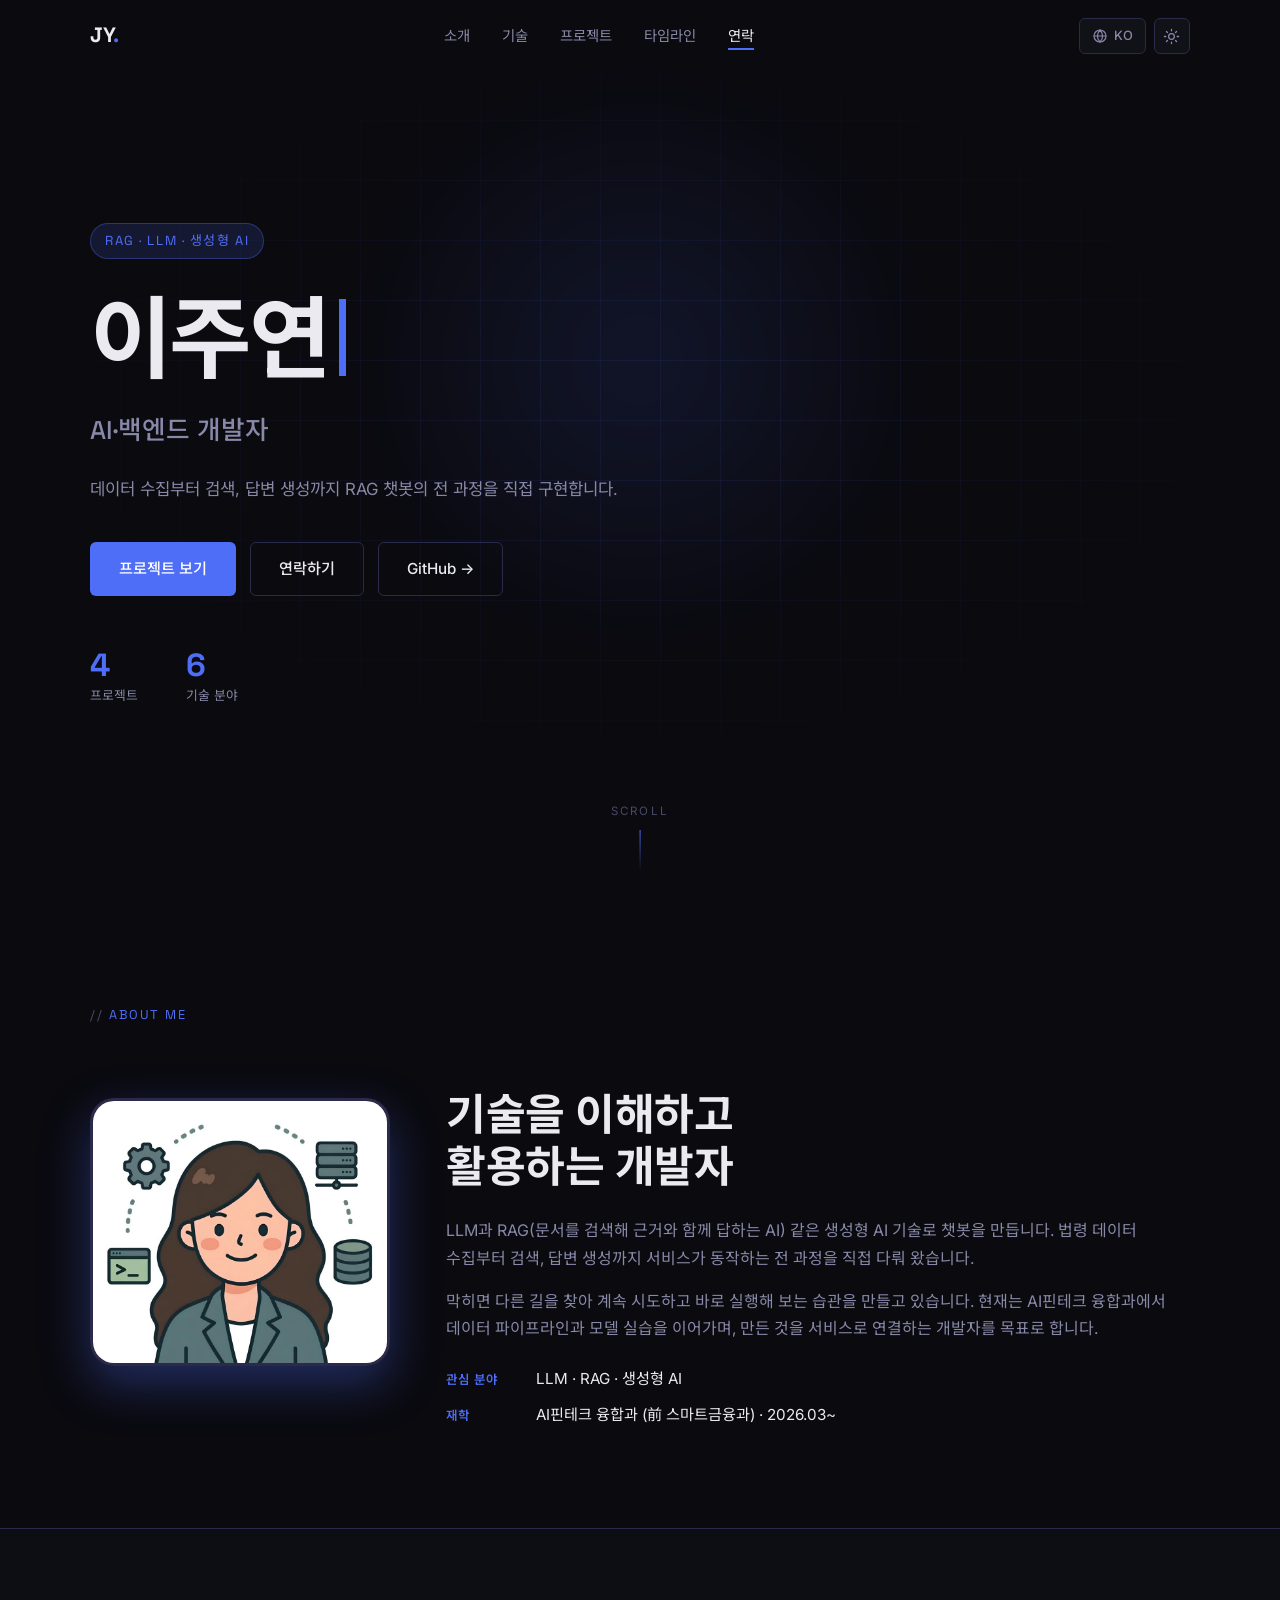
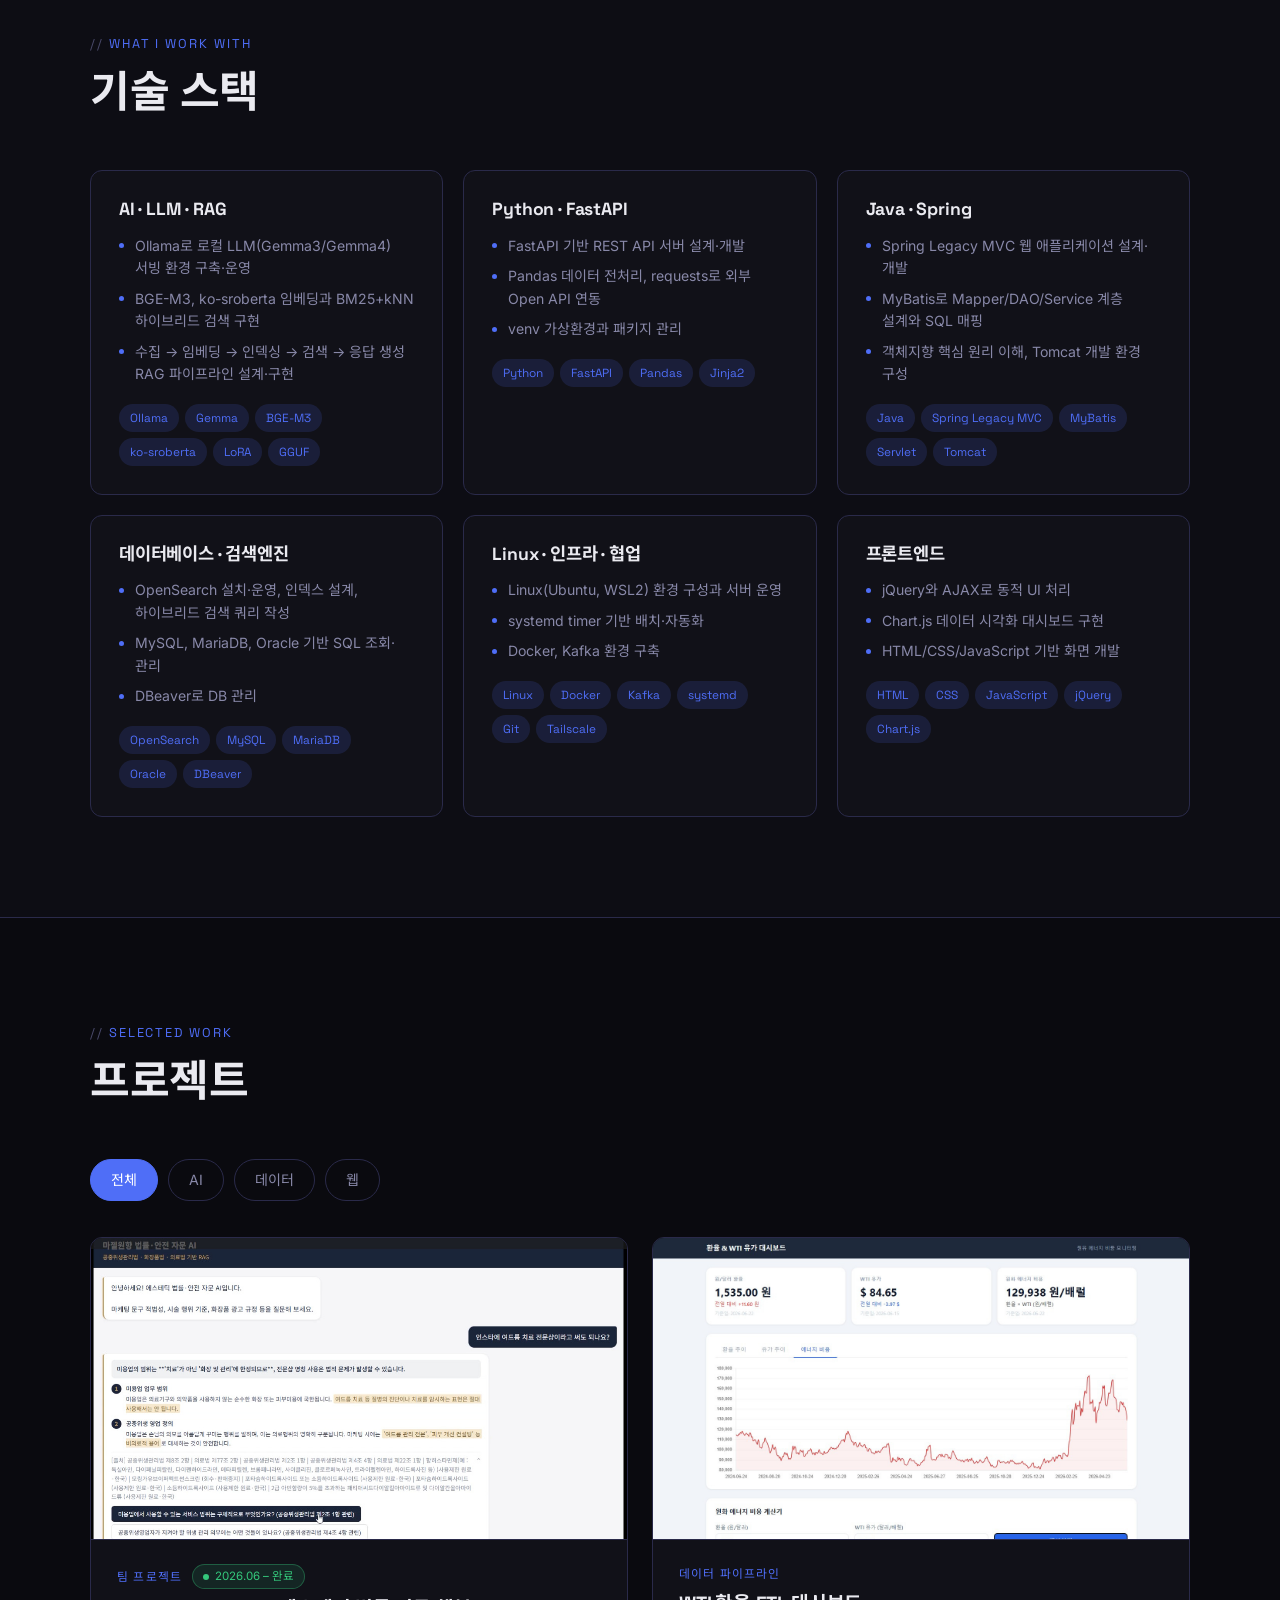
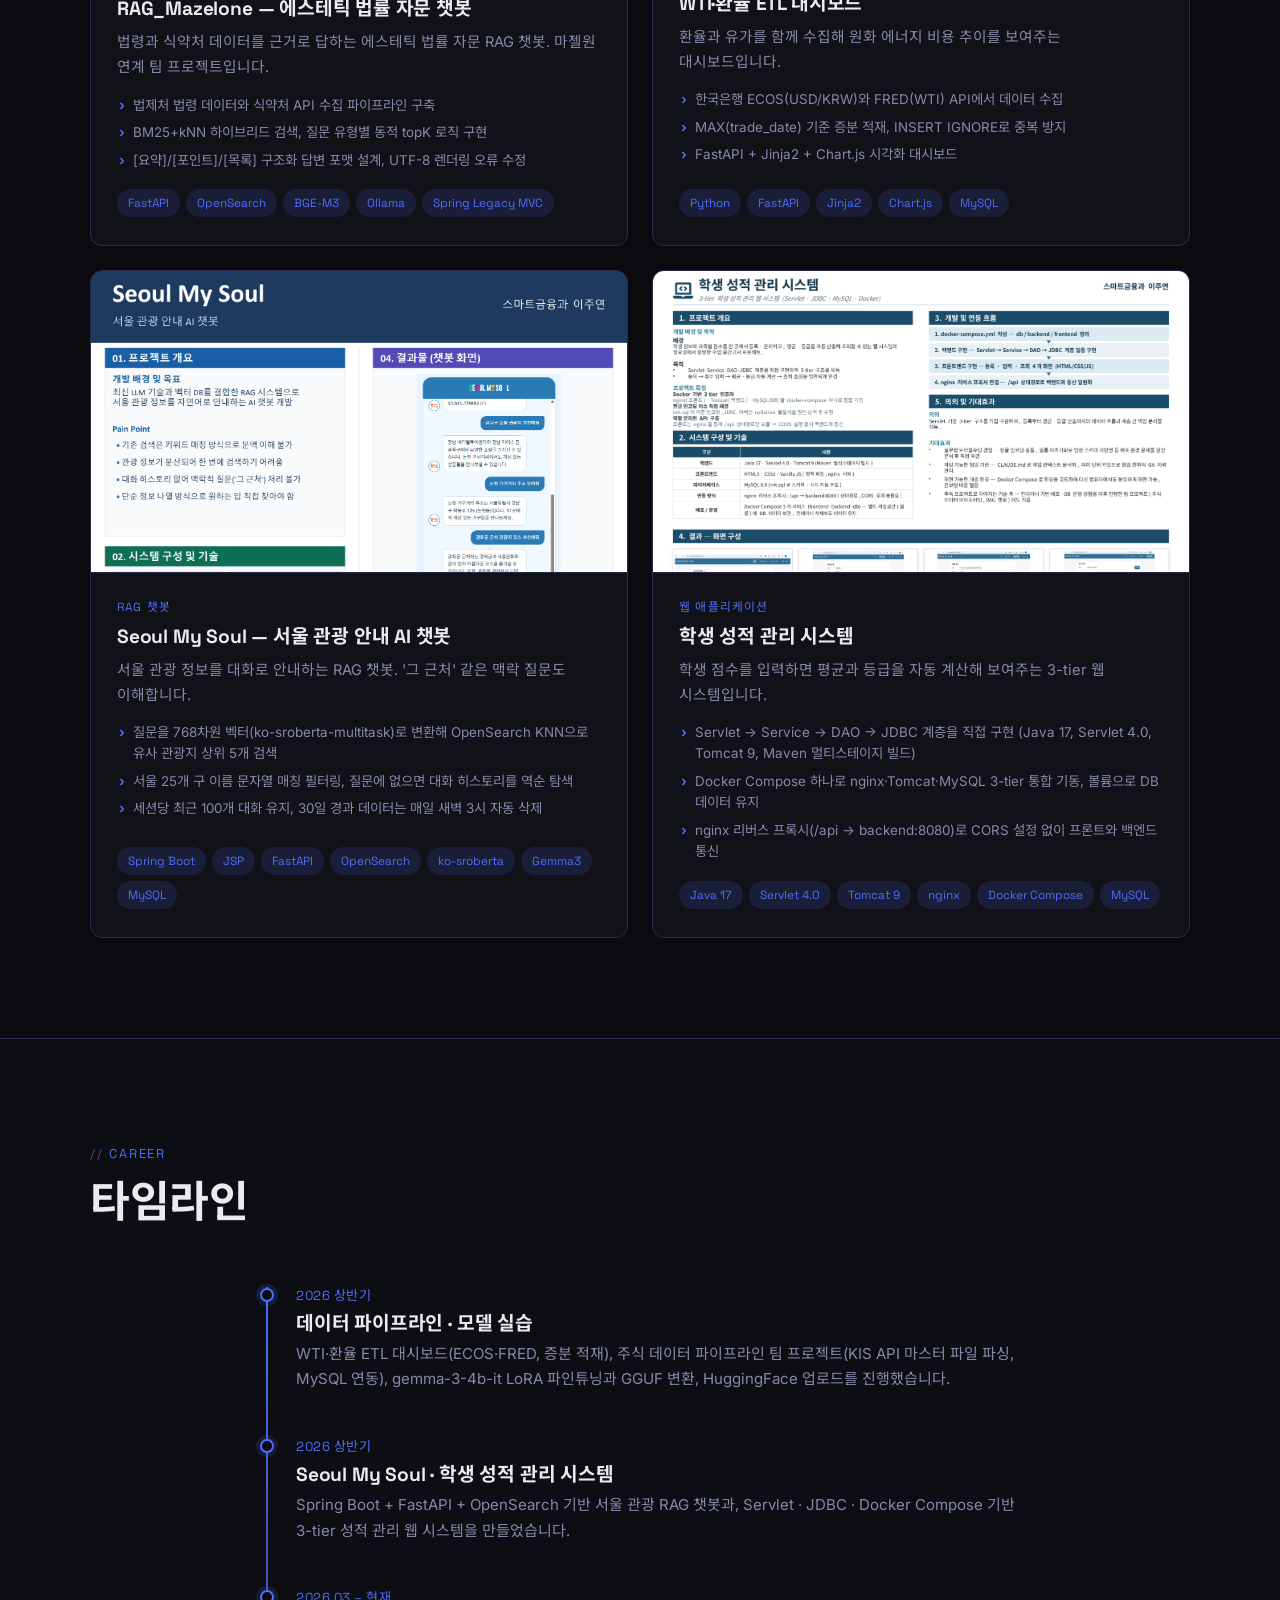
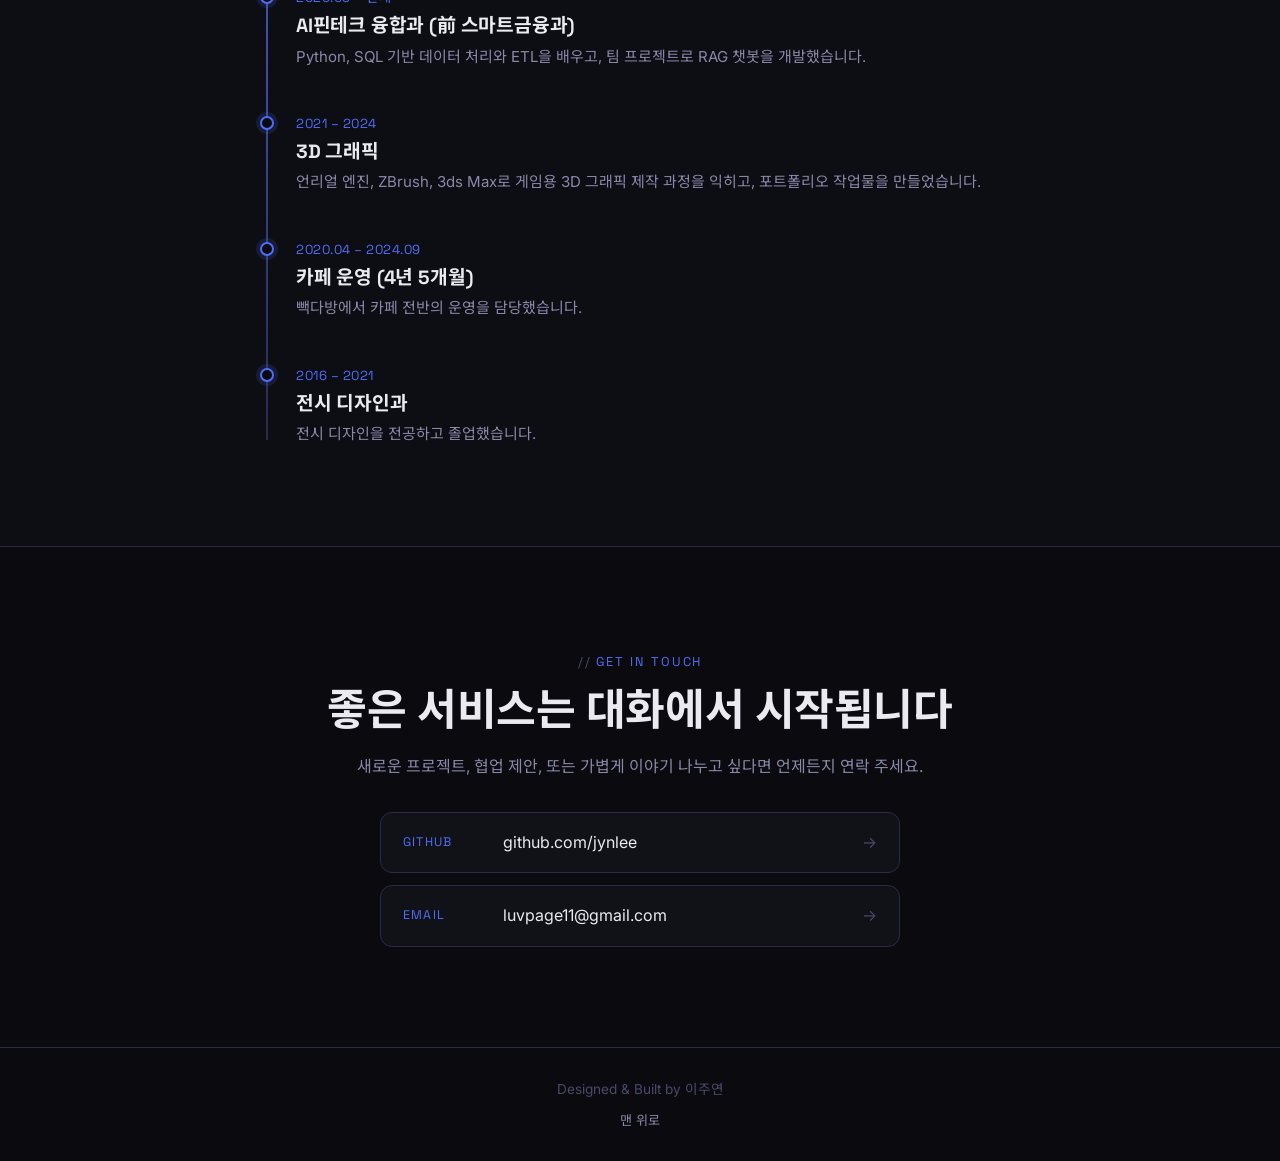
<file: index.html>
<!doctype html>
<html lang="ko" data-theme="dark">
<head>
  <meta charset="utf-8">
  <meta name="viewport" content="width=device-width, initial-scale=1">
  <title>이주연 | AI·백엔드 개발자</title>
  <meta name="description" content="RAG 챗봇과 데이터 파이프라인을 만드는 개발자 이주연의 포트폴리오입니다.">
  <meta name="color-scheme" content="dark light">
  <meta name="theme-color" content="#0A0A0F">
  <link rel="icon" href="data:image/svg+xml,%3Csvg xmlns='http://www.w3.org/2000/svg' viewBox='0 0 32 32'%3E%3Crect width='32' height='32' rx='8' fill='%234F6EF7'/%3E%3Ctext x='16' y='22' font-size='17' font-family='monospace' font-weight='700' text-anchor='middle' fill='white'%3E%26gt;_%3C/text%3E%3C/svg%3E">
  <link rel="preconnect" href="https://fonts.googleapis.com">
  <link rel="preconnect" href="https://fonts.gstatic.com" crossorigin>
  <link rel="stylesheet" href="https://fonts.googleapis.com/css2?family=Space+Grotesk:wght@400;500;600;700&family=Inter:wght@300;400;500;600&family=Noto+Sans+KR:wght@300;400;500;700&display=swap">
  <link rel="stylesheet" href="css/style.css">
  <script>
    /* Dark is the default. Set theme before first paint to avoid a flash. */
    (function () {
      var d = document.documentElement, t = null;
      d.classList.add("js");
      try { t = localStorage.getItem("theme"); } catch (e) {}
      d.setAttribute("data-theme", t === "light" ? "light" : "dark");
    })();
  </script>
</head>
<body>
  <a class="skip" href="#main" data-i18n="ui.skip">본문으로 건너뛰기</a>

  <nav class="nav" id="nav">
    <div class="container nav-inner">
      <a class="logo" href="#top" aria-label="Home">JY<span class="logo-dot">.</span></a>

      <ul class="nav-links" id="navLinks">
        <li><a href="#about" data-i18n="nav.about">소개</a></li>
        <li><a href="#skills" data-i18n="nav.skills">기술</a></li>
        <li><a href="#projects" data-i18n="nav.projects">프로젝트</a></li>
        <li><a href="#journey" data-i18n="nav.journey">Timeline</a></li>
        <li><a href="#contact" data-i18n="nav.contact">연락</a></li>
      </ul>

      <div class="nav-tools">
        <div class="lang" id="lang">
          <button class="tool-btn" id="langBtn" type="button" aria-haspopup="true" aria-expanded="false"
                  data-i18n-attr="aria-label:ui.lang;title:ui.lang">
            <svg viewBox="0 0 24 24" width="16" height="16" fill="none" stroke="currentColor" stroke-width="1.8" stroke-linecap="round" stroke-linejoin="round" aria-hidden="true"><circle cx="12" cy="12" r="9"/><path d="M3 12h18M12 3c2.6 2.6 3.9 5.6 3.9 9s-1.3 6.4-3.9 9c-2.6-2.6-3.9-5.6-3.9-9S9.4 5.6 12 3z"/></svg>
            <span id="langCode">KO</span>
          </button>
          <ul class="lang-menu" id="langMenu" role="menu">
            <li><button type="button" role="menuitem" data-lang="ko">한국어</button></li>
            <li><button type="button" role="menuitem" data-lang="en">English</button></li>
            <li><button type="button" role="menuitem" data-lang="zh">中文</button></li>
            <li><button type="button" role="menuitem" data-lang="ja">日本語</button></li>
          </ul>
        </div>

        <button class="tool-btn icon-only" id="themeBtn" type="button" data-i18n-attr="aria-label:ui.theme;title:ui.theme">
          <svg class="i-sun" viewBox="0 0 24 24" width="17" height="17" fill="none" stroke="currentColor" stroke-width="1.8" stroke-linecap="round" aria-hidden="true"><circle cx="12" cy="12" r="4"/><path d="M12 2v2M12 20v2M4.9 4.9l1.4 1.4M17.7 17.7l1.4 1.4M2 12h2M20 12h2M4.9 19.1l1.4-1.4M17.7 6.3l1.4-1.4"/></svg>
          <svg class="i-moon" viewBox="0 0 24 24" width="17" height="17" fill="none" stroke="currentColor" stroke-width="1.8" stroke-linecap="round" stroke-linejoin="round" aria-hidden="true"><path d="M21 12.8A9 9 0 1 1 11.2 3a7 7 0 0 0 9.8 9.8z"/></svg>
        </button>

        <button class="tool-btn icon-only menu-btn" id="menuBtn" type="button" aria-expanded="false" aria-controls="navLinks"
                data-i18n-attr="aria-label:ui.menu">
          <span class="bars" aria-hidden="true"><i></i><i></i><i></i></span>
        </button>
      </div>
    </div>
  </nav>

  <main id="main">
    <!-- HERO -->
    <section class="hero" id="top">
      <div class="hero-grid" aria-hidden="true"></div>
      <div class="hero-glow" aria-hidden="true"></div>
      <div class="container hero-inner">
        <div class="hero-copy">
        <p class="eyebrow" data-i18n="hero.eyebrow">RAG · LLM</p>
        <h1 class="hero-title">
          <span data-i18n="hero.name">이주연</span><span class="cursor" aria-hidden="true"></span>
        </h1>
        <p class="hero-role" data-i18n="hero.role">AI·백엔드 개발자</p>
        <p class="hero-tagline" data-i18n="hero.tagline"></p>
        <div class="hero-actions">
          <a class="btn btn-primary" href="#projects" data-i18n="hero.cta1">프로젝트 보기</a>
          <a class="btn btn-ghost" href="#contact" data-i18n="hero.cta2">연락하기</a>
          <a class="btn btn-ghost" href="https://github.com/jynlee" target="_blank" rel="noopener">GitHub →</a>
        </div>
        <dl class="hero-stats">
          <div><dt id="statProjects">0</dt><dd data-i18n="about.stats.projects"></dd></div>
          <div><dt id="statAreas">0</dt><dd data-i18n="about.stats.areas"></dd></div>
        </dl>
        </div>
      </div>
      <a class="scroll-hint" href="#about" aria-label="scroll">
        <span data-i18n="ui.scroll">scroll</span>
        <i aria-hidden="true"></i>
      </a>
    </section>

    <!-- ABOUT -->
    <section class="section" id="about">
      <div class="container">
        <div class="section-head reveal">
          <span class="section-label" data-i18n="about.label">About Me</span>
        </div>
        <div class="about-grid">
          <div class="about-photo reveal"><img src="assets/profile-2d.jpg" alt="이주연 2D 캐릭터 프로필" width="900" height="806" loading="lazy"></div>
          <div class="about-text reveal">
            <h2 class="section-title pre" data-i18n="about.title"></h2>
            <p data-i18n="about.p2"></p>
            <p data-i18n="about.p3"></p>
            <dl class="facts">
              <div><dt data-i18n="about.facts.focus.l"></dt><dd data-i18n="about.facts.focus.v"></dd></div>
              <div><dt data-i18n="about.facts.edu.l"></dt><dd data-i18n="about.facts.edu.v"></dd></div>
            </dl>
          </div>
        </div>
      </div>
    </section>
    <!-- SKILLS -->
    <section class="section alt" id="skills">
      <div class="container">
        <div class="section-head reveal">
          <span class="section-label" data-i18n="skills.label">What I Work With</span>
          <h2 class="section-title" data-i18n="skills.title">기술 스택</h2>
        </div>
        <div class="skills-grid" id="skillsGrid"></div>
      </div>
    </section>

    <!-- PROJECTS -->
    <section class="section" id="projects">
      <div class="container">
        <div class="section-head reveal">
          <span class="section-label" data-i18n="projects.label">Selected Work</span>
          <h2 class="section-title" data-i18n="projects.title">프로젝트</h2>
        </div>
        <div class="filters reveal" id="filters" role="group">
          <button class="filter active" type="button" data-filter="all" data-i18n="projects.filter.all">전체</button>
          <button class="filter" type="button" data-filter="ai" data-i18n="projects.filter.ai">AI</button>
          <button class="filter" type="button" data-filter="data" data-i18n="projects.filter.data">데이터</button>
          <button class="filter" type="button" data-filter="web" data-i18n="projects.filter.web">웹</button>
        </div>
        <div class="project-grid" id="projectGrid"></div>
      </div>
    </section>

    <!-- JOURNEY -->
    <section class="section alt" id="journey">
      <div class="container">
        <div class="section-head reveal">
          <span class="section-label" data-i18n="journey.label">Career</span>
          <h2 class="section-title" data-i18n="journey.title">Timeline</h2>
        </div>
        <div class="timeline" id="timeline"></div>
      </div>
    </section>

    <!-- CONTACT -->
    <section class="section contact" id="contact">
      <div class="container reveal">
        <span class="section-label" data-i18n="contact.label">Get In Touch</span>
        <h2 class="section-title" data-i18n="contact.title">좋은 서비스는 대화에서 시작됩니다</h2>
        <p class="contact-lead" data-i18n="contact.lead"></p>
        <ul class="contact-list" id="contactList"></ul>
      </div>
    </section>
  </main>

  <footer class="footer">
    <div class="container">
      <p data-i18n="footer.note">Designed &amp; Built by 이주연</p>
      <a class="to-top" href="#top" data-i18n="ui.top">맨 위로</a>
    </div>
  </footer>

  <script src="js/i18n/ko.js"></script>
  <script src="js/i18n/en.js"></script>
  <script src="js/i18n/zh.js"></script>
  <script src="js/i18n/ja.js"></script>
  <script src="js/i18n.js"></script>
  <script src="js/data.js"></script>
  <script src="js/main.js"></script>
</body>
</html>
</file>
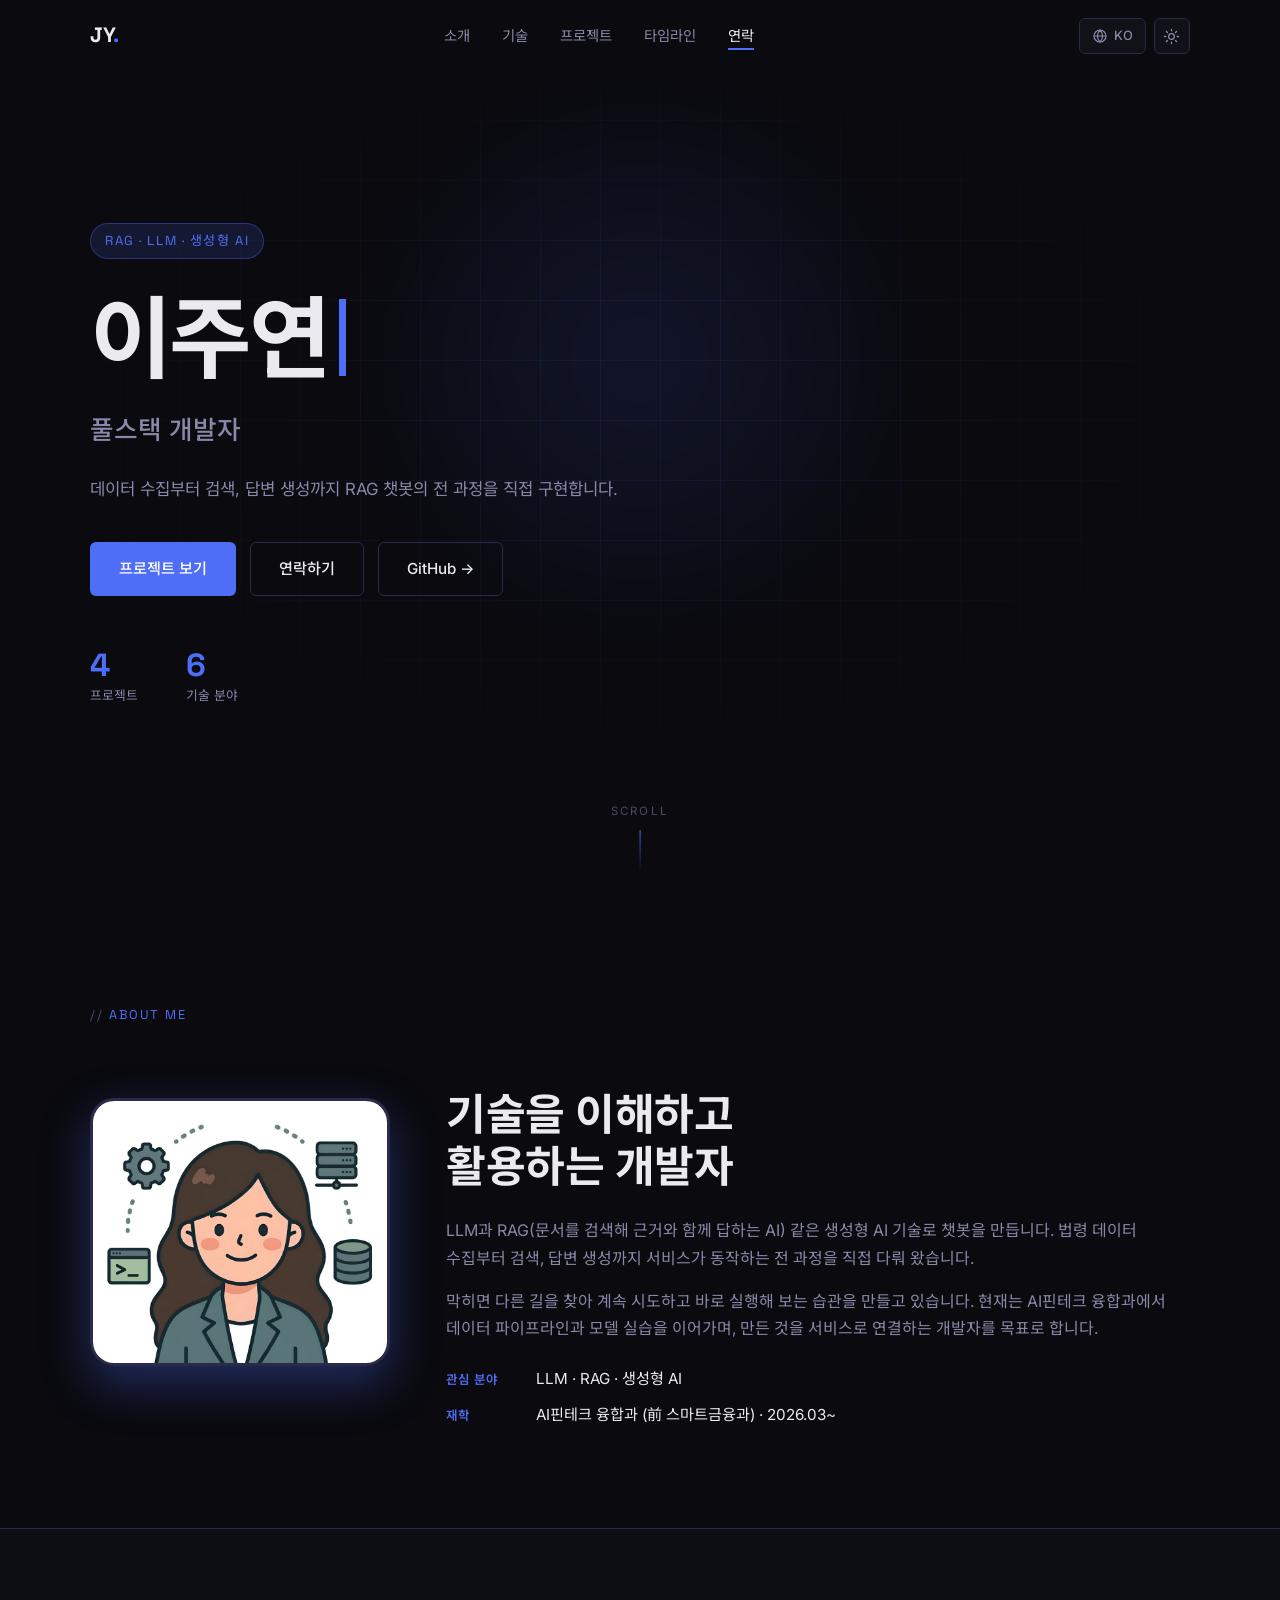
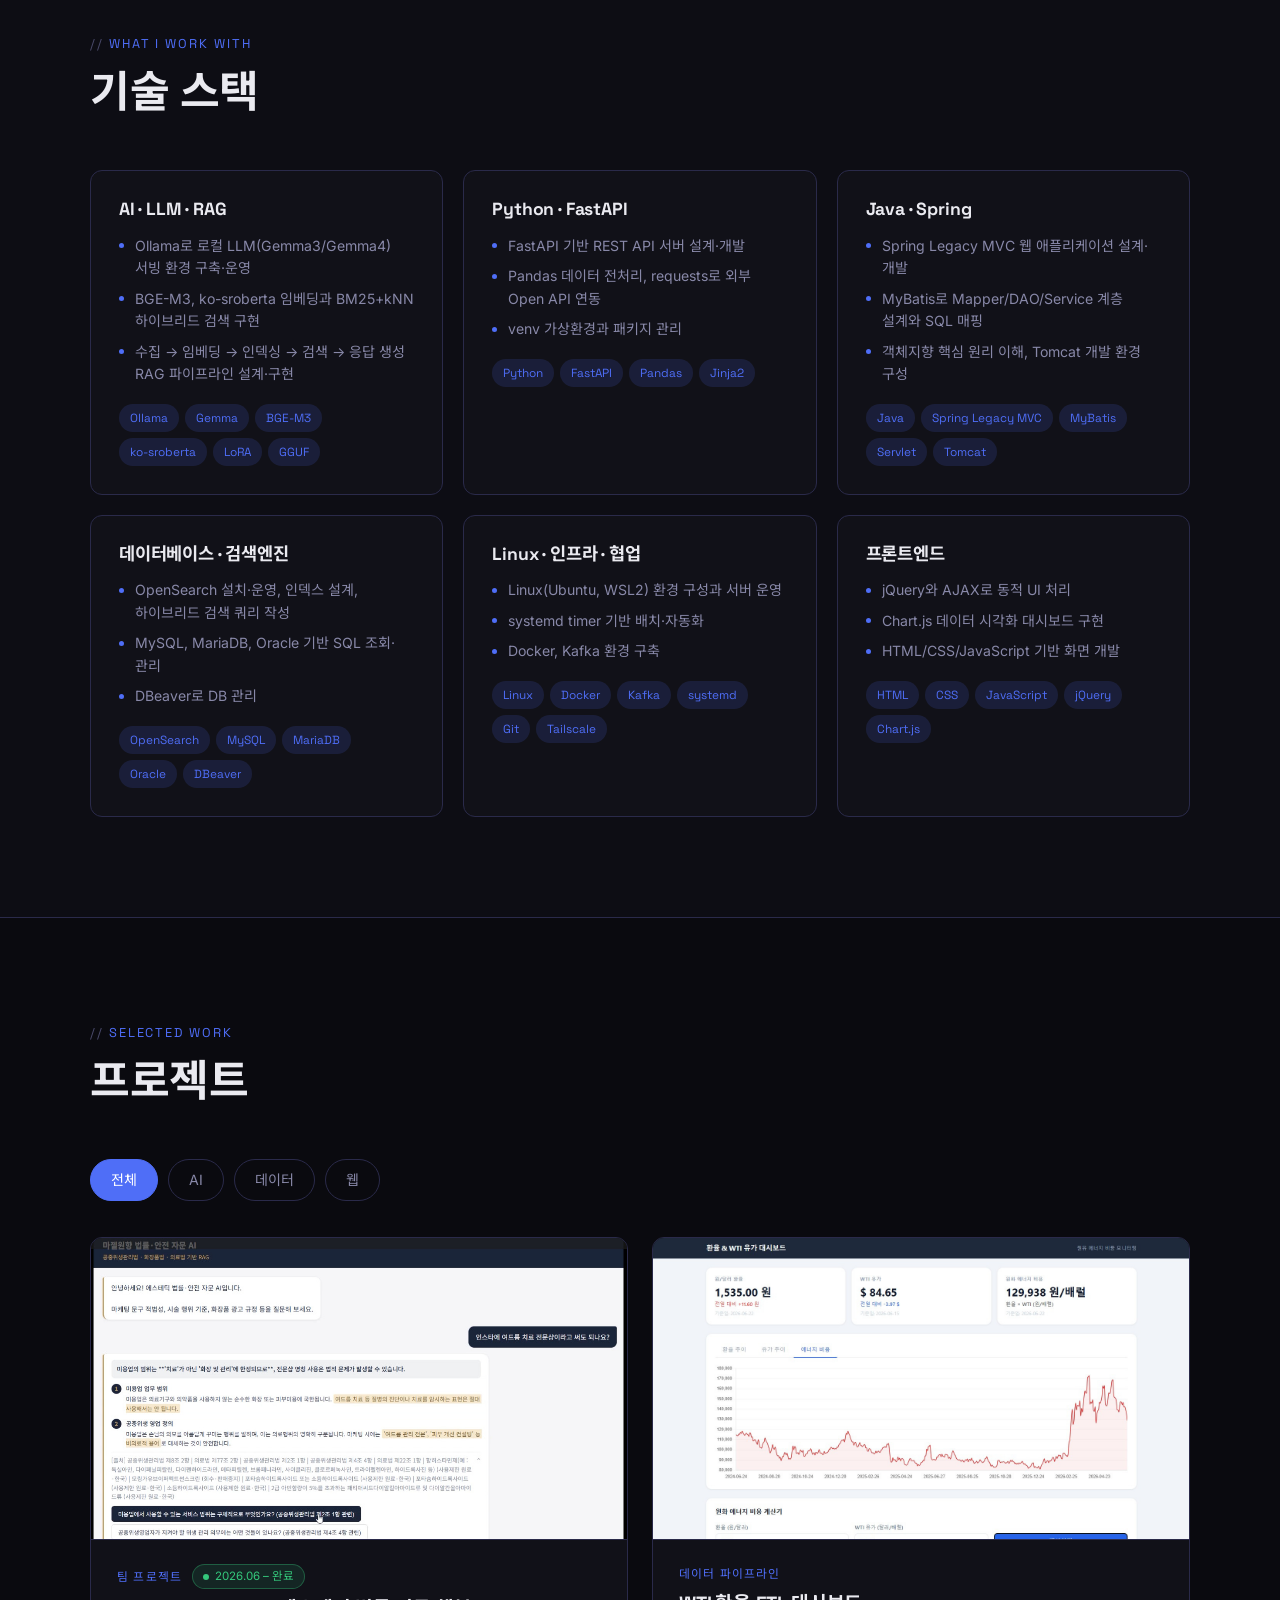
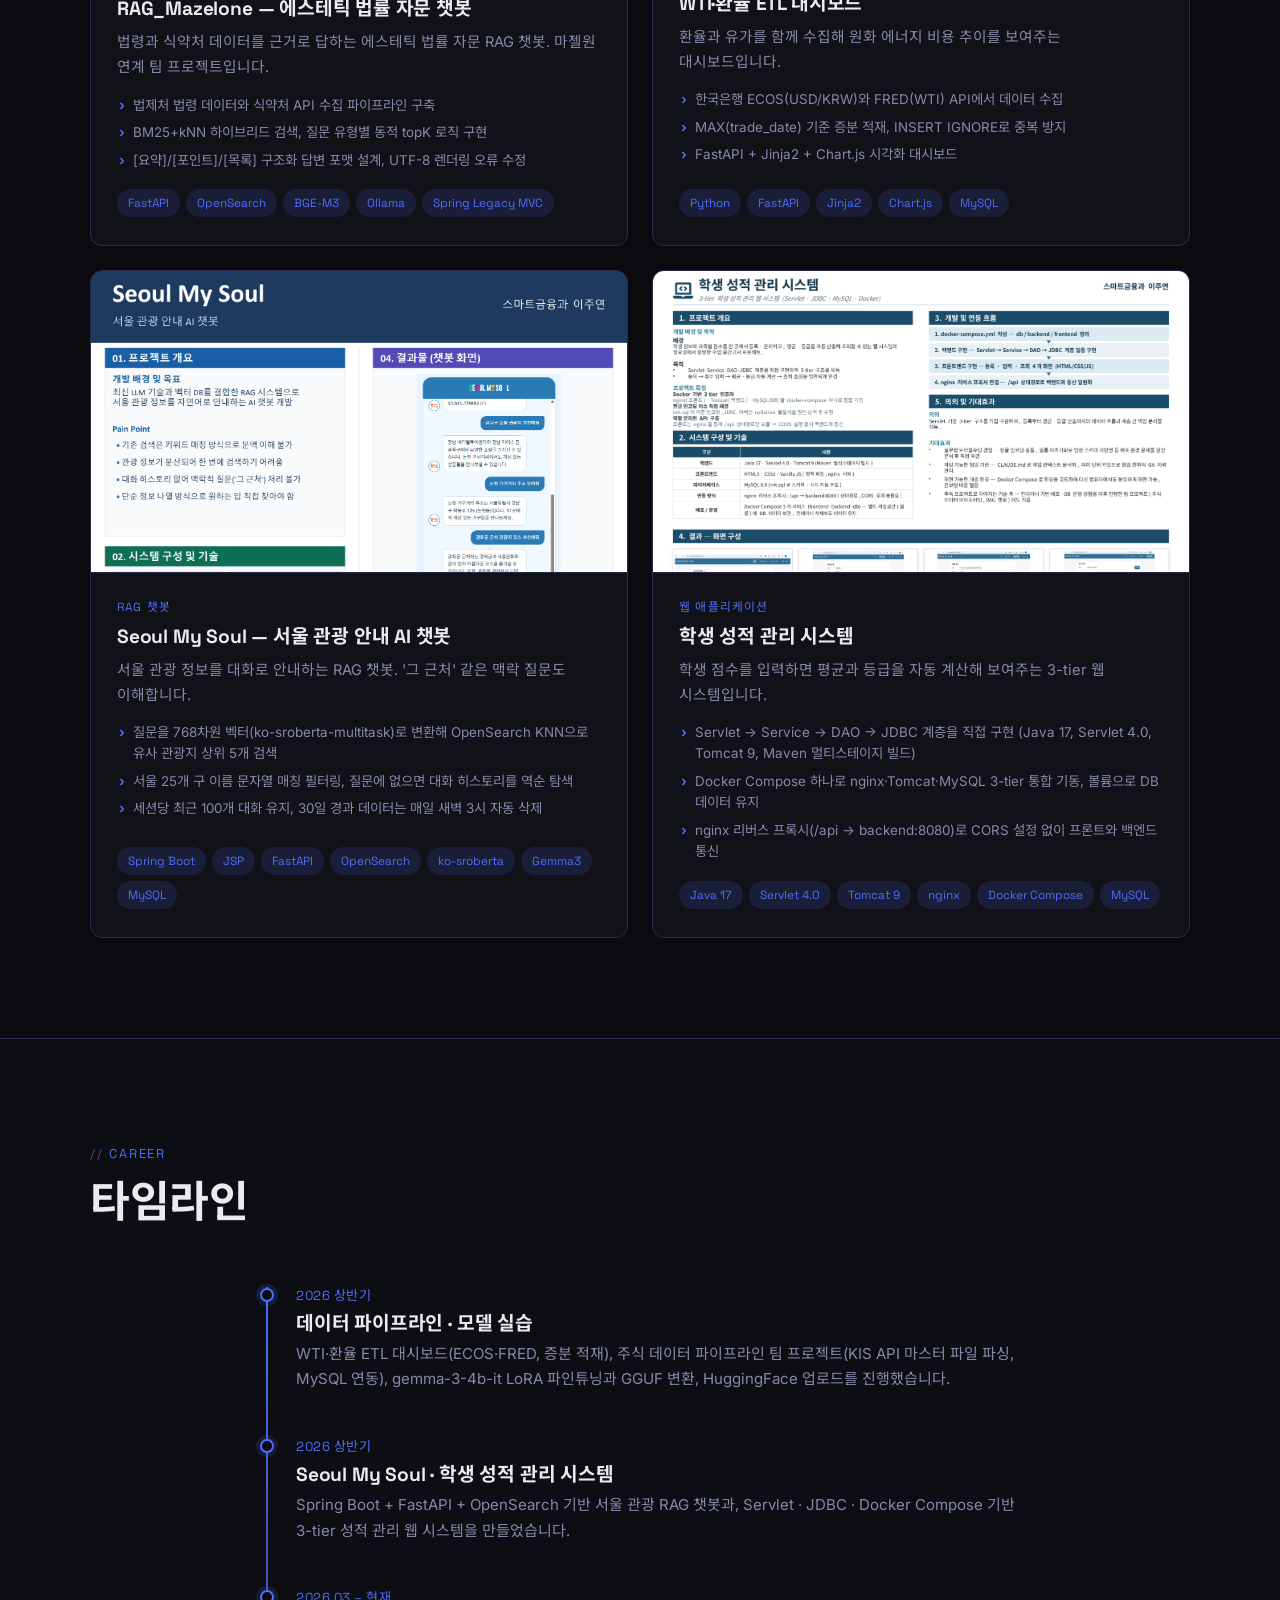
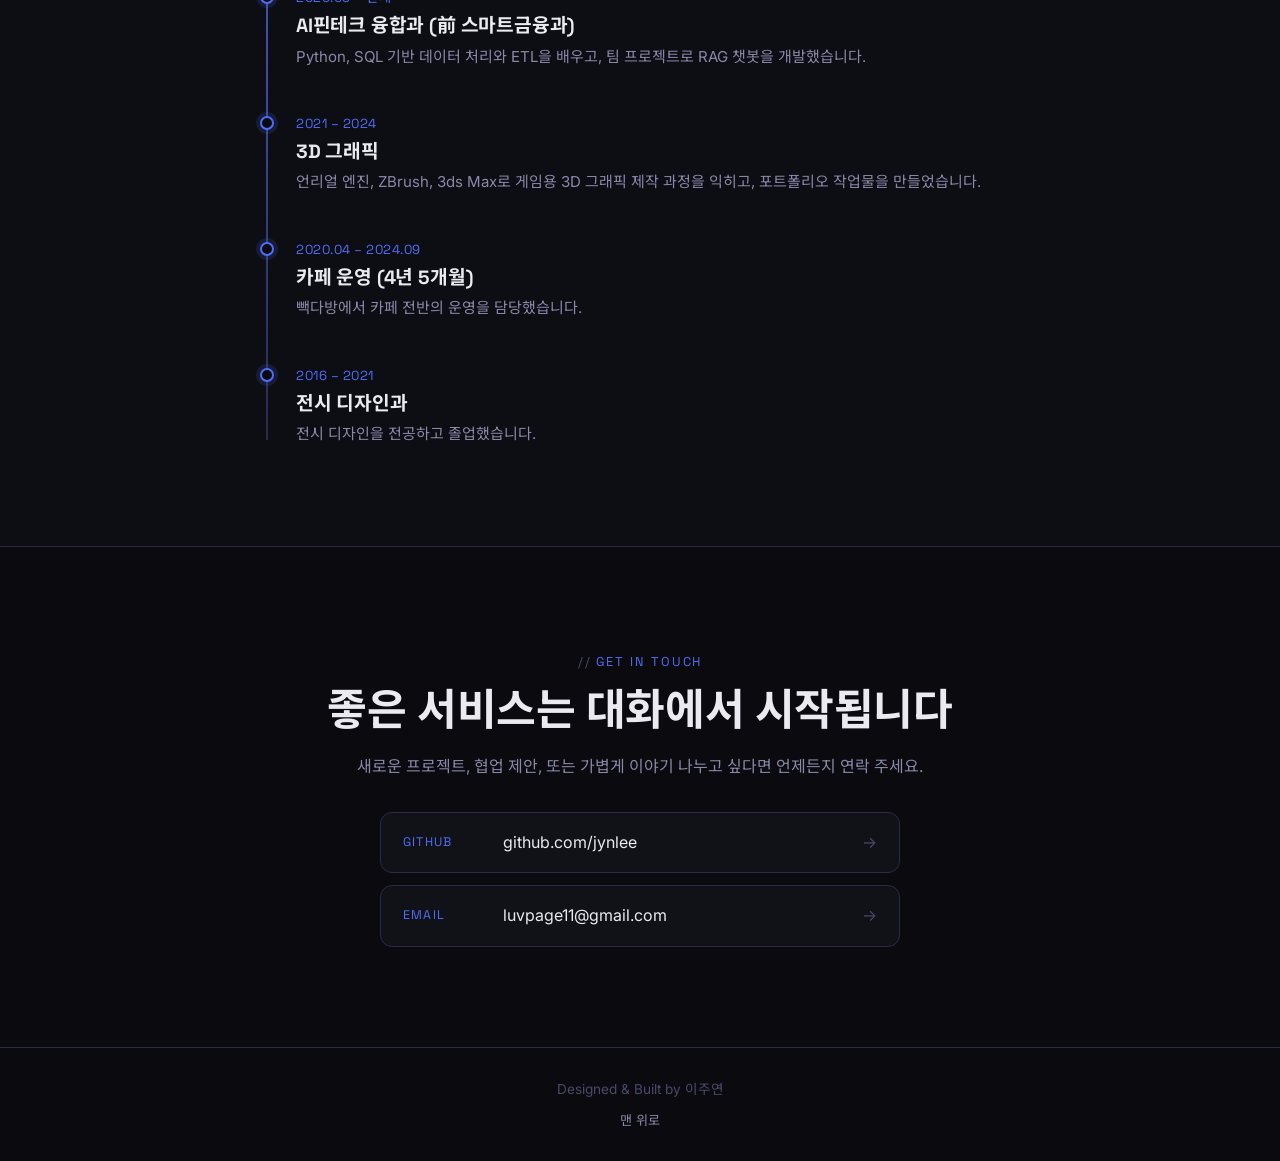
<file: js/i18n/index.html>
<!doctype html>
<html lang="ko" data-theme="dark">
<head>
  <meta charset="utf-8">
  <meta name="viewport" content="width=device-width, initial-scale=1">
  <title>이주연 | 풀스택 개발자</title>
  <meta name="description" content="RAG 챗봇과 데이터 파이프라인을 만드는 개발자 이주연의 포트폴리오입니다.">
  <meta name="color-scheme" content="dark light">
  <meta name="theme-color" content="#0A0A0F">
  <link rel="icon" href="data:image/svg+xml,%3Csvg xmlns='http://www.w3.org/2000/svg' viewBox='0 0 32 32'%3E%3Crect width='32' height='32' rx='8' fill='%234F6EF7'/%3E%3Ctext x='16' y='22' font-size='17' font-family='monospace' font-weight='700' text-anchor='middle' fill='white'%3E%26gt;_%3C/text%3E%3C/svg%3E">
  <link rel="preconnect" href="https://fonts.googleapis.com">
  <link rel="preconnect" href="https://fonts.gstatic.com" crossorigin>
  <link rel="stylesheet" href="https://fonts.googleapis.com/css2?family=Space+Grotesk:wght@400;500;600;700&family=Inter:wght@300;400;500;600&family=Noto+Sans+KR:wght@300;400;500;700&display=swap">
  <link rel="stylesheet" href="css/style.css">
  <script>
    /* Dark is the default. Set theme before first paint to avoid a flash. */
    (function () {
      var d = document.documentElement, t = null;
      d.classList.add("js");
      try { t = localStorage.getItem("theme"); } catch (e) {}
      d.setAttribute("data-theme", t === "light" ? "light" : "dark");
    })();
  </script>
</head>
<body>
  <a class="skip" href="#main" data-i18n="ui.skip">본문으로 건너뛰기</a>

  <nav class="nav" id="nav">
    <div class="container nav-inner">
      <a class="logo" href="#top" aria-label="Home">JY<span class="logo-dot">.</span></a>

      <ul class="nav-links" id="navLinks">
        <li><a href="#about" data-i18n="nav.about">소개</a></li>
        <li><a href="#skills" data-i18n="nav.skills">기술</a></li>
        <li><a href="#projects" data-i18n="nav.projects">프로젝트</a></li>
        <li><a href="#journey" data-i18n="nav.journey">Timeline</a></li>
        <li><a href="#contact" data-i18n="nav.contact">연락</a></li>
      </ul>

      <div class="nav-tools">
        <div class="lang" id="lang">
          <button class="tool-btn" id="langBtn" type="button" aria-haspopup="true" aria-expanded="false"
                  data-i18n-attr="aria-label:ui.lang;title:ui.lang">
            <svg viewBox="0 0 24 24" width="16" height="16" fill="none" stroke="currentColor" stroke-width="1.8" stroke-linecap="round" stroke-linejoin="round" aria-hidden="true"><circle cx="12" cy="12" r="9"/><path d="M3 12h18M12 3c2.6 2.6 3.9 5.6 3.9 9s-1.3 6.4-3.9 9c-2.6-2.6-3.9-5.6-3.9-9S9.4 5.6 12 3z"/></svg>
            <span id="langCode">KO</span>
          </button>
          <ul class="lang-menu" id="langMenu" role="menu">
            <li><button type="button" role="menuitem" data-lang="ko">한국어</button></li>
            <li><button type="button" role="menuitem" data-lang="en">English</button></li>
            <li><button type="button" role="menuitem" data-lang="zh">中文</button></li>
            <li><button type="button" role="menuitem" data-lang="ja">日本語</button></li>
          </ul>
        </div>

        <button class="tool-btn icon-only" id="themeBtn" type="button" data-i18n-attr="aria-label:ui.theme;title:ui.theme">
          <svg class="i-sun" viewBox="0 0 24 24" width="17" height="17" fill="none" stroke="currentColor" stroke-width="1.8" stroke-linecap="round" aria-hidden="true"><circle cx="12" cy="12" r="4"/><path d="M12 2v2M12 20v2M4.9 4.9l1.4 1.4M17.7 17.7l1.4 1.4M2 12h2M20 12h2M4.9 19.1l1.4-1.4M17.7 6.3l1.4-1.4"/></svg>
          <svg class="i-moon" viewBox="0 0 24 24" width="17" height="17" fill="none" stroke="currentColor" stroke-width="1.8" stroke-linecap="round" stroke-linejoin="round" aria-hidden="true"><path d="M21 12.8A9 9 0 1 1 11.2 3a7 7 0 0 0 9.8 9.8z"/></svg>
        </button>

        <button class="tool-btn icon-only menu-btn" id="menuBtn" type="button" aria-expanded="false" aria-controls="navLinks"
                data-i18n-attr="aria-label:ui.menu">
          <span class="bars" aria-hidden="true"><i></i><i></i><i></i></span>
        </button>
      </div>
    </div>
  </nav>

  <main id="main">
    <!-- HERO -->
    <section class="hero" id="top">
      <div class="hero-grid" aria-hidden="true"></div>
      <div class="hero-glow" aria-hidden="true"></div>
      <div class="container hero-inner">
        <div class="hero-copy">
        <p class="eyebrow" data-i18n="hero.eyebrow">RAG · LLM</p>
        <h1 class="hero-title">
          <span data-i18n="hero.name">이주연</span><span class="cursor" aria-hidden="true"></span>
        </h1>
        <p class="hero-role" data-i18n="hero.role">풀스택 개발자</p>
        <p class="hero-tagline" data-i18n="hero.tagline"></p>
        <div class="hero-actions">
          <a class="btn btn-primary" href="#projects" data-i18n="hero.cta1">프로젝트 보기</a>
          <a class="btn btn-ghost" href="#contact" data-i18n="hero.cta2">연락하기</a>
          <a class="btn btn-ghost" href="https://github.com/jynlee" target="_blank" rel="noopener">GitHub →</a>
        </div>
        <dl class="hero-stats">
          <div><dt id="statProjects">0</dt><dd data-i18n="about.stats.projects"></dd></div>
          <div><dt id="statAreas">0</dt><dd data-i18n="about.stats.areas"></dd></div>
        </dl>
        </div>
      </div>
      <a class="scroll-hint" href="#about" aria-label="scroll">
        <span data-i18n="ui.scroll">scroll</span>
        <i aria-hidden="true"></i>
      </a>
    </section>

    <!-- ABOUT -->
    <section class="section" id="about">
      <div class="container">
        <div class="section-head reveal">
          <span class="section-label" data-i18n="about.label">About Me</span>
        </div>
        <div class="about-grid">
          <div class="about-photo reveal"><img src="assets/profile-2d.jpg" alt="이주연 2D 캐릭터 프로필" width="900" height="806" loading="lazy"></div>
          <div class="about-text reveal">
            <h2 class="section-title pre" data-i18n="about.title"></h2>
            <p data-i18n="about.p2"></p>
            <p data-i18n="about.p3"></p>
            <dl class="facts">
              <div><dt data-i18n="about.facts.focus.l"></dt><dd data-i18n="about.facts.focus.v"></dd></div>
              <div><dt data-i18n="about.facts.edu.l"></dt><dd data-i18n="about.facts.edu.v"></dd></div>
            </dl>
          </div>
        </div>
      </div>
    </section>
    <!-- SKILLS -->
    <section class="section alt" id="skills">
      <div class="container">
        <div class="section-head reveal">
          <span class="section-label" data-i18n="skills.label">What I Work With</span>
          <h2 class="section-title" data-i18n="skills.title">기술 스택</h2>
        </div>
        <div class="skills-grid" id="skillsGrid"></div>
      </div>
    </section>

    <!-- PROJECTS -->
    <section class="section" id="projects">
      <div class="container">
        <div class="section-head reveal">
          <span class="section-label" data-i18n="projects.label">Selected Work</span>
          <h2 class="section-title" data-i18n="projects.title">프로젝트</h2>
        </div>
        <div class="filters reveal" id="filters" role="group">
          <button class="filter active" type="button" data-filter="all" data-i18n="projects.filter.all">전체</button>
          <button class="filter" type="button" data-filter="ai" data-i18n="projects.filter.ai">AI</button>
          <button class="filter" type="button" data-filter="data" data-i18n="projects.filter.data">데이터</button>
          <button class="filter" type="button" data-filter="web" data-i18n="projects.filter.web">웹</button>
        </div>
        <div class="project-grid" id="projectGrid"></div>
      </div>
    </section>

    <!-- JOURNEY -->
    <section class="section alt" id="journey">
      <div class="container">
        <div class="section-head reveal">
          <span class="section-label" data-i18n="journey.label">Career</span>
          <h2 class="section-title" data-i18n="journey.title">Timeline</h2>
        </div>
        <div class="timeline" id="timeline"></div>
      </div>
    </section>

    <!-- CONTACT -->
    <section class="section contact" id="contact">
      <div class="container reveal">
        <span class="section-label" data-i18n="contact.label">Get In Touch</span>
        <h2 class="section-title" data-i18n="contact.title">좋은 서비스는 대화에서 시작됩니다</h2>
        <p class="contact-lead" data-i18n="contact.lead"></p>
        <ul class="contact-list" id="contactList"></ul>
      </div>
    </section>
  </main>

  <footer class="footer">
    <div class="container">
      <p data-i18n="footer.note">Designed &amp; Built by 이주연</p>
      <a class="to-top" href="#top" data-i18n="ui.top">맨 위로</a>
    </div>
  </footer>

  <script src="js/i18n/ko.js"></script>
  <script src="js/i18n/en.js"></script>
  <script src="js/i18n/zh.js"></script>
  <script src="js/i18n/ja.js"></script>
  <script src="js/i18n.js"></script>
  <script src="js/data.js"></script>
  <script src="js/main.js"></script>
</body>
</html>
</file>
<file: css/style.css>
/* ===== Tokens ===== */
:root,
:root[data-theme="dark"] {
  --bg: #0A0A0F;
  --bg-alt: #0D0D14;
  --bg-card: #111118;
  --bg-hover: #16161F;
  --border: #2A2A4A;
  --accent: #4F6EF7;
  --accent-dim: rgba(79, 110, 247, .15);
  --accent-glow: rgba(79, 110, 247, .35);
  --text: #EAEAF0;
  --text-2: #8888A8;
  --text-3: #4A4A6A;
  --nav-bg: rgba(10, 10, 15, .8);
  --grid-line: rgba(79, 110, 247, .09);
  --thumb: linear-gradient(135deg, #14141f, #1b1b2c);
  --shadow: 0 16px 40px rgba(0, 0, 0, .45);
  --radius: 12px;
  --radius-s: 6px;
  --font-display: "Space Grotesk", "Noto Sans KR", "Apple SD Gothic Neo", "Malgun Gothic", "Hiragino Sans", "Microsoft YaHei", sans-serif;
  --font-body: "Inter", "Noto Sans KR", "Apple SD Gothic Neo", "Malgun Gothic", "Hiragino Sans", "Microsoft YaHei", sans-serif;
  color-scheme: dark;
}
:root[data-theme="light"] {
  --bg: #F6F7FB;
  --bg-alt: #EEF0F7;
  --bg-card: #FFFFFF;
  --bg-hover: #F1F3FB;
  --border: #D9DCEB;
  --accent: #3F5BE0;
  --accent-dim: rgba(63, 91, 224, .1);
  --accent-glow: rgba(63, 91, 224, .25);
  --text: #14142B;
  --text-2: #55587A;
  --text-3: #8C8FAD;
  --nav-bg: rgba(246, 247, 251, .85);
  --grid-line: rgba(63, 91, 224, .08);
  --thumb: linear-gradient(135deg, #e9ecf8, #f4f5fb);
  --shadow: 0 16px 36px rgba(40, 50, 110, .12);
  color-scheme: light;
}

/* ===== Base ===== */
*, *::before, *::after { box-sizing: border-box; }
html { scroll-behavior: smooth; scroll-padding-top: 72px; -webkit-text-size-adjust: 100%; }
body {
  margin: 0; background: var(--bg); color: var(--text);
  font-family: var(--font-body); line-height: 1.7; font-size: 16px;
  -webkit-font-smoothing: antialiased; word-break: keep-all; overflow-wrap: break-word;
  transition: background .3s, color .3s;
}
html:lang(ja) body, html:lang(zh) body { word-break: normal; line-break: strict; }
.skill-card, .card, .about-text { min-width: 0; }
h1, h2, h3 { font-family: var(--font-display); margin: 0; line-height: 1.2; letter-spacing: -.01em; }
p { margin: 0; }
a { color: inherit; text-decoration: none; }
ul { list-style: none; margin: 0; padding: 0; }
button { font: inherit; color: inherit; cursor: pointer; }
[hidden] { display: none !important; }
:focus-visible { outline: 2px solid var(--accent); outline-offset: 3px; border-radius: 4px; }
::selection { background: var(--accent-glow); }

.container { width: min(1100px, 100% - 48px); margin-inline: auto; }
.skip { position: absolute; left: 12px; top: -48px; background: var(--accent); color: #fff; padding: 8px 14px; border-radius: var(--radius-s); z-index: 200; transition: top .2s; }
.skip:focus { top: 12px; }

/* ===== Nav ===== */
.nav { position: fixed; inset: 0 0 auto 0; z-index: 100; padding: 18px 0; transition: background .3s, border-color .3s, padding .3s; border-bottom: 1px solid transparent; }
.nav.scrolled { background: var(--nav-bg); backdrop-filter: blur(14px); -webkit-backdrop-filter: blur(14px); border-bottom-color: var(--border); padding: 12px 0; }
.nav-inner { display: flex; align-items: center; justify-content: space-between; gap: 16px; }
.logo { font-family: var(--font-display); font-weight: 700; font-size: 1.3rem; letter-spacing: -.02em; }
.logo-dot { color: var(--accent); }
.nav-links { display: flex; gap: 32px; }
.nav-links a { font-size: .9rem; color: var(--text-2); position: relative; padding: 4px 0; transition: color .2s; }
.nav-links a::after { content: ""; position: absolute; left: 0; bottom: -2px; height: 2px; width: 0; background: var(--accent); transition: width .25s; }
.nav-links a:hover, .nav-links a.active { color: var(--text); }
.nav-links a:hover::after, .nav-links a.active::after { width: 100%; }
.nav-tools { display: flex; align-items: center; gap: 8px; }
.tool-btn { display: inline-flex; align-items: center; gap: 6px; height: 36px; padding: 0 12px; background: var(--bg-card); border: 1px solid var(--border); border-radius: var(--radius-s); color: var(--text-2); font-size: .8rem; font-weight: 500; transition: border-color .2s, color .2s, background .2s; }
.tool-btn:hover { border-color: var(--accent); color: var(--text); }
.tool-btn.icon-only { width: 36px; padding: 0; justify-content: center; }
.i-sun { display: none; }
:root[data-theme="dark"] .i-sun { display: block; }
:root[data-theme="dark"] .i-moon { display: none; }
.lang { position: relative; }
.lang-menu { position: absolute; right: 0; top: calc(100% + 8px); min-width: 130px; background: var(--bg-card); border: 1px solid var(--border); border-radius: var(--radius-s); padding: 4px; box-shadow: var(--shadow); display: none; }
.lang.open .lang-menu { display: block; }
.lang-menu button { width: 100%; text-align: left; background: none; border: 0; padding: 8px 12px; border-radius: 4px; font-size: .88rem; color: var(--text-2); }
.lang-menu button:hover { background: var(--accent-dim); color: var(--text); }
.lang-menu button[aria-current="true"] { color: var(--accent); font-weight: 600; }
.menu-btn { display: none; }
.bars { display: grid; gap: 4px; width: 16px; }
.bars i { display: block; height: 2px; background: currentColor; border-radius: 2px; transition: transform .25s, opacity .2s; }
.menu-btn[aria-expanded="true"] .bars i:nth-child(1) { transform: translateY(6px) rotate(45deg); }
.menu-btn[aria-expanded="true"] .bars i:nth-child(2) { opacity: 0; }
.menu-btn[aria-expanded="true"] .bars i:nth-child(3) { transform: translateY(-6px) rotate(-45deg); }

/* ===== Buttons ===== */
.btn { display: inline-flex; align-items: center; justify-content: center; gap: 8px; padding: 13px 28px; border-radius: var(--radius-s); font-size: .95rem; font-weight: 500; border: 1px solid transparent; transition: transform .2s, box-shadow .2s, border-color .2s, background .2s; }
.btn-primary { background: var(--accent); color: #fff; }
.btn-primary:hover { transform: translateY(-2px); box-shadow: 0 8px 24px var(--accent-glow); }
.btn-ghost { background: transparent; border-color: var(--border); color: var(--text); }
.btn-ghost:hover { border-color: var(--accent); background: var(--accent-dim); transform: translateY(-2px); }

/* ===== Hero ===== */
.hero { position: relative; min-height: 100vh; min-height: 100svh; display: flex; align-items: center; overflow: hidden; padding: 120px 0 90px; }
.hero-grid {
  position: absolute; inset: 0;
  background-image: linear-gradient(var(--grid-line) 1px, transparent 1px), linear-gradient(90deg, var(--grid-line) 1px, transparent 1px);
  background-size: 60px 60px; opacity: .9;
  -webkit-mask-image: radial-gradient(ellipse 70% 60% at 50% 45%, #000 20%, transparent 75%);
  mask-image: radial-gradient(ellipse 70% 60% at 50% 45%, #000 20%, transparent 75%);
}
.hero-glow { position: absolute; width: 640px; height: 640px; left: 50%; top: 40%; transform: translate(-50%, -50%); background: radial-gradient(circle, var(--accent-glow), transparent 65%); opacity: .35; filter: blur(30px); pointer-events: none; }
.hero-inner { position: relative; }
.hero-copy { order: 1; min-width: 0; }
.eyebrow { display: inline-block; font-family: var(--font-display); font-size: .82rem; letter-spacing: .12em; text-transform: uppercase; color: var(--accent); background: var(--accent-dim); border: 1px solid var(--accent-glow); padding: 6px 14px; border-radius: 999px; margin-bottom: 28px; }
.hero-title { font-size: clamp(2.8rem, 8vw, 5.6rem); font-weight: 700; letter-spacing: -.03em; }
.cursor { display: inline-block; width: .08em; min-width: 4px; height: .85em; margin-left: .12em; background: var(--accent); vertical-align: -.05em; animation: blink 1s steps(1) infinite; }
@keyframes blink { 50% { opacity: 0; } }
.hero-role { margin-top: 14px; font-family: var(--font-display); font-size: clamp(1.15rem, 2.6vw, 1.6rem); color: var(--text-2); font-weight: 500; }
.hero-tagline { margin-top: 22px; max-width: 600px; color: var(--text-2); font-size: 1.05rem; line-height: 1.8; }
.hero-actions { margin-top: 38px; display: flex; flex-wrap: wrap; gap: 14px; }
.scroll-hint { position: absolute; left: 50%; bottom: 28px; transform: translateX(-50%); display: flex; flex-direction: column; align-items: center; gap: 8px; color: var(--text-3); font-size: .72rem; letter-spacing: .2em; text-transform: uppercase; }
.scroll-hint i { width: 1px; height: 42px; background: linear-gradient(var(--accent), transparent); animation: drop 1.8s ease-in-out infinite; transform-origin: top; }
@keyframes drop { 0% { transform: scaleY(0); } 50% { transform: scaleY(1); } 100% { transform: scaleY(1); opacity: 0; } }

/* ===== Sections ===== */
.section { padding: 100px 0; }
.section.alt { background: var(--bg-alt); border-block: 1px solid var(--border); }
.section-head { margin-bottom: 52px; }
.section-label { display: inline-block; font-family: var(--font-display); font-size: .8rem; letter-spacing: .15em; text-transform: uppercase; color: var(--accent); margin-bottom: 12px; }
.section-label::before { content: "// "; color: var(--text-3); }
.section-title { font-size: clamp(1.9rem, 4vw, 2.7rem); font-weight: 700; }
.section-title.pre { white-space: pre-line; margin-bottom: 24px; }

/* ===== About ===== */
.about-grid { display: grid; grid-template-columns: 300px minmax(0, 1fr); gap: 56px; align-items: start; }
.about-photo { width: 300px; aspect-ratio: 1990 / 1782; border-radius: 24px; overflow: hidden; border: 3px solid var(--border); box-shadow: 0 18px 48px var(--accent-glow); margin-top: 8px; }
.about-photo img { width: 100%; height: 100%; object-fit: cover; display: block; }
.about-text { max-width: 720px; }
.photo-box { position: relative; aspect-ratio: 4 / 5; background: var(--bg-card); border: 1px solid var(--border); border-radius: var(--radius); overflow: hidden; }
.photo-box img { position: relative; object-position: center top; width: 100%; height: 100%; object-fit: cover; display: block; }
.photo-box::before { content: ""; position: absolute; inset: 0; background: repeating-linear-gradient(45deg, transparent 0 14px, var(--accent-dim) 14px 15px); opacity: .6; }
.about-text p { color: var(--text-2); margin-bottom: 16px; }
.facts { margin: 24px 0 0; display: grid; gap: 10px; }
.facts div { display: flex; gap: 14px; align-items: baseline; flex-wrap: wrap; }
.facts dt { flex: 0 0 76px; font-size: .78rem; color: var(--accent); text-transform: uppercase; letter-spacing: .08em; font-weight: 600; }
.facts dd { margin: 0; color: var(--text); font-size: .95rem; }
.stats { margin-top: 30px; display: grid; grid-template-columns: repeat(3, 1fr); background: var(--bg-card); border: 1px solid var(--border); border-radius: var(--radius); overflow: hidden; }
.stat { padding: 20px 12px; text-align: center; }
.stat + .stat { border-left: 1px solid var(--border); }
.stat b { display: block; font-family: var(--font-display); font-size: 2rem; color: var(--accent); line-height: 1.1; }
.stat span { display: block; margin-top: 6px; font-size: .78rem; color: var(--text-2); }

/* ===== Skills ===== */
.skills-grid { display: grid; grid-template-columns: repeat(3, 1fr); gap: 20px; }
.skill-card { background: var(--bg-card); border: 1px solid var(--border); border-radius: var(--radius); padding: 28px; transition: transform .25s, border-color .25s, background .25s; }
.skill-card:hover { transform: translateY(-4px); border-color: var(--accent); background: var(--bg-hover); }
.skill-card h3 { font-size: 1.1rem; margin-bottom: 14px; }
.skill-card ul { display: grid; gap: 8px; margin-bottom: 18px; }
.skill-card li { position: relative; padding-left: 16px; font-size: .88rem; color: var(--text-2); line-height: 1.6; }
.skill-card li::before { content: ""; position: absolute; left: 0; top: .62em; width: 5px; height: 5px; border-radius: 50%; background: var(--accent); }

.tags { display: flex; flex-wrap: wrap; gap: 6px; }
.tag { font-size: .74rem; padding: 3px 10px; border-radius: 999px; background: var(--accent-dim); color: var(--accent); border: 1px solid transparent; font-family: var(--font-display); white-space: nowrap; }

/* ===== Projects ===== */
.filters { display: flex; flex-wrap: wrap; gap: 10px; margin-bottom: 36px; }
.filter { padding: 8px 20px; background: transparent; border: 1px solid var(--border); border-radius: 999px; color: var(--text-2); font-size: .88rem; transition: all .2s; }
.filter:hover { border-color: var(--accent); color: var(--text); }
.filter.active { background: var(--accent); border-color: var(--accent); color: #fff; }
.project-grid { display: grid; grid-template-columns: repeat(2, 1fr); gap: 24px; }
.card { position: relative; background: var(--bg-card); border: 1px solid var(--border); border-radius: var(--radius); overflow: hidden; display: flex; flex-direction: column; transition: transform .3s, border-color .3s, box-shadow .3s; }
.card:hover { transform: translateY(-6px); border-color: var(--accent); box-shadow: var(--shadow); }
.card.is-hidden { display: none; }
.card-thumb { position: relative; aspect-ratio: 16 / 9; background: var(--thumb); border-bottom: 1px solid var(--border); overflow: hidden; }
.card-thumb img { width: 100%; height: 100%; object-fit: cover; object-position: top center; display: block; }
.card-thumb.is-blank::before { content: ""; position: absolute; inset: 0; background-image: linear-gradient(var(--grid-line) 1px, transparent 1px), linear-gradient(90deg, var(--grid-line) 1px, transparent 1px); background-size: 24px 24px; }
.card-overlay { position: absolute; inset: 0; background: rgba(10, 10, 15, .72); display: flex; align-items: center; justify-content: center; gap: 10px; opacity: 0; transition: opacity .3s; }
.card:hover .card-overlay, .card:focus-within .card-overlay { opacity: 1; }
.card-overlay a { padding: 9px 20px; border-radius: var(--radius-s); background: var(--accent); color: #fff; font-size: .85rem; font-weight: 500; }
.card-body { padding: 24px 26px 28px; display: flex; flex-direction: column; flex: 1; }
.card-meta { display: flex; flex-wrap: wrap; align-items: center; gap: 10px; margin-bottom: 8px; }
.card-category { font-family: var(--font-display); font-size: .74rem; letter-spacing: .1em; text-transform: uppercase; color: var(--accent); }
.badge-done { display: inline-flex; align-items: center; gap: 6px; font-size: .72rem; padding: 2px 10px; border-radius: 999px; background: rgba(52, 199, 123, .12); color: #34c77b; border: 1px solid rgba(52, 199, 123, .35); }
:root[data-theme="light"] .badge-done { color: #168a52; }
.badge-done::before { content: ""; width: 6px; height: 6px; border-radius: 50%; background: currentColor; }
.card h3 { font-size: 1.2rem; margin-bottom: 10px; }
.card-desc { color: var(--text-2); font-size: .92rem; margin-bottom: 14px; }
.card-points { display: grid; gap: 6px; margin-bottom: 18px; }
.card-points li { position: relative; padding-left: 16px; font-size: .84rem; color: var(--text-2); line-height: 1.6; }
.card-points li::before { content: "›"; position: absolute; left: 2px; color: var(--accent); font-weight: 700; }
.card .tags { margin-top: auto; }

.card-thumb.zoomable { cursor: zoom-in; }
.zoom-hint { position: absolute; right: 12px; bottom: 12px; z-index: 2; padding: 4px 12px; border-radius: 999px; background: rgba(10, 10, 15, .78); color: #fff; font-size: .74rem; opacity: 0; transition: opacity .25s; pointer-events: none; }
.card:hover .zoom-hint, .card-thumb:focus-visible .zoom-hint { opacity: 1; }
.lightbox { position: fixed; inset: 0; z-index: 300; background: rgba(5, 5, 10, .88); display: flex; align-items: center; justify-content: center; padding: 24px; cursor: zoom-out; }
.lightbox img { max-width: 100%; max-height: 100%; object-fit: contain; border-radius: var(--radius-s); background: #fff; cursor: default; }
.lightbox-close { position: absolute; top: 14px; right: 18px; width: 44px; height: 44px; border-radius: 50%; border: 1px solid var(--border); background: var(--bg-card); color: var(--text); font-size: 1.6rem; line-height: 1; }

/* ===== Timeline ===== */
.timeline { position: relative; max-width: 760px; margin-inline: auto; padding-left: 36px; }
.timeline::before { content: ""; position: absolute; left: 6px; top: 6px; bottom: 6px; width: 2px; background: linear-gradient(var(--accent), var(--border)); }
.t-item { position: relative; padding-bottom: 40px; }
.t-item:last-child { padding-bottom: 0; }
.t-item::before { content: ""; position: absolute; left: -36px; top: 7px; width: 14px; height: 14px; border-radius: 50%; background: var(--bg); border: 2px solid var(--accent); box-shadow: 0 0 0 4px var(--accent-dim); }
.t-date { font-family: var(--font-display); font-size: .82rem; color: var(--accent); letter-spacing: .04em; }
.t-item h3 { margin: 4px 0 6px; font-size: 1.2rem; }
.t-item p { color: var(--text-2); font-size: .94rem; }

/* ===== Contact ===== */
.contact { text-align: center; }
.contact .section-title { margin-bottom: 16px; }
.contact-lead { max-width: 640px; margin: 0 auto 32px; color: var(--text-2); }
@media (min-width: 1000px) { .contact-lead { max-width: none; white-space: nowrap; } }
.contact-actions { display: flex; flex-wrap: wrap; gap: 14px; justify-content: center; }
.social { margin-top: 36px; display: flex; gap: 14px; justify-content: center; }
.social a { width: 46px; height: 46px; display: grid; place-items: center; border: 1px solid var(--border); border-radius: 50%; color: var(--text-2); transition: all .2s; }
.social a:hover { border-color: var(--accent); color: var(--accent); background: var(--accent-dim); transform: translateY(-3px); }

.contact-list { max-width: 520px; margin: 0 auto; display: grid; gap: 12px; text-align: left; }
.contact-list a { display: flex; align-items: center; gap: 16px; padding: 16px 22px; background: var(--bg-card); border: 1px solid var(--border); border-radius: var(--radius); transition: border-color .2s, transform .2s, background .2s; }
.contact-list a:hover { border-color: var(--accent); background: var(--bg-hover); transform: translateY(-2px); }
.c-label { flex: 0 0 84px; font-family: var(--font-display); font-size: .78rem; letter-spacing: .1em; text-transform: uppercase; color: var(--accent); }
.c-value { flex: 1; min-width: 0; overflow-wrap: anywhere; color: var(--text); }
.c-arrow { color: var(--text-3); transition: color .2s, transform .2s; }
.contact-list a:hover .c-arrow { color: var(--accent); transform: translateX(3px); }
.hero-stats { margin: 52px 0 0; display: flex; flex-wrap: wrap; gap: 14px 48px; }
.hero-stats div { display: flex; flex-direction: column; gap: 2px; }
.hero-stats dt { font-family: var(--font-display); font-size: 2rem; font-weight: 700; color: var(--accent); line-height: 1.1; }
.hero-stats dd { margin: 0; font-size: .8rem; color: var(--text-2); }
.footer .container { display: flex; flex-direction: column; align-items: center; gap: 8px; }
.to-top { color: var(--text-2); font-size: .82rem; }
.to-top:hover { color: var(--accent); }

/* ===== Footer ===== */
.footer { border-top: 1px solid var(--border); padding: 30px 0; text-align: center; color: var(--text-3); font-size: .85rem; }

/* ===== Reveal ===== */
.js .reveal { opacity: 0; transform: translateY(26px); transition: opacity .7s ease, transform .7s ease; }
.js .reveal.visible { opacity: 1; transform: none; }

/* ===== Responsive ===== */
@media (max-width: 960px) {
  .skills-grid { grid-template-columns: repeat(2, 1fr); }
}
@media (max-width: 768px) {
  .about-grid { grid-template-columns: 1fr; gap: 28px; }
  .about-photo { width: 220px; }
  .container { width: min(1100px, 100% - 36px); }
  .section { padding: 72px 0; }
  .menu-btn { display: inline-flex; }
  .nav-links { position: absolute; top: 100%; left: 0; right: 0; flex-direction: column; gap: 0; background: var(--bg-card); border-bottom: 1px solid var(--border); padding: 8px 18px 14px; display: none; }
  .nav-links.open { display: flex; }
  .nav-links a { display: block; padding: 12px 0; font-size: 1rem; }
  .nav-links a::after { display: none; }
  .skills-grid, .project-grid { grid-template-columns: 1fr; }
  .hero { padding-top: 110px; }
  .hero-glow { width: 360px; height: 360px; }
  .scroll-hint { display: none; }
  .tool-btn { padding: 0 10px; }
}

@media (prefers-reduced-motion: reduce) {
  html { scroll-behavior: auto; }
  *, *::before, *::after { animation: none !important; transition: none !important; }
  .js .reveal { opacity: 1; transform: none; }
}
</file>
<file: js/i18n/css/style.css>
/* ===== Tokens ===== */
:root,
:root[data-theme="dark"] {
  --bg: #0A0A0F;
  --bg-alt: #0D0D14;
  --bg-card: #111118;
  --bg-hover: #16161F;
  --border: #2A2A4A;
  --accent: #4F6EF7;
  --accent-dim: rgba(79, 110, 247, .15);
  --accent-glow: rgba(79, 110, 247, .35);
  --text: #EAEAF0;
  --text-2: #8888A8;
  --text-3: #4A4A6A;
  --nav-bg: rgba(10, 10, 15, .8);
  --grid-line: rgba(79, 110, 247, .09);
  --thumb: linear-gradient(135deg, #14141f, #1b1b2c);
  --shadow: 0 16px 40px rgba(0, 0, 0, .45);
  --radius: 12px;
  --radius-s: 6px;
  --font-display: "Space Grotesk", "Noto Sans KR", "Apple SD Gothic Neo", "Malgun Gothic", "Hiragino Sans", "Microsoft YaHei", sans-serif;
  --font-body: "Inter", "Noto Sans KR", "Apple SD Gothic Neo", "Malgun Gothic", "Hiragino Sans", "Microsoft YaHei", sans-serif;
  color-scheme: dark;
}
:root[data-theme="light"] {
  --bg: #F6F7FB;
  --bg-alt: #EEF0F7;
  --bg-card: #FFFFFF;
  --bg-hover: #F1F3FB;
  --border: #D9DCEB;
  --accent: #3F5BE0;
  --accent-dim: rgba(63, 91, 224, .1);
  --accent-glow: rgba(63, 91, 224, .25);
  --text: #14142B;
  --text-2: #55587A;
  --text-3: #8C8FAD;
  --nav-bg: rgba(246, 247, 251, .85);
  --grid-line: rgba(63, 91, 224, .08);
  --thumb: linear-gradient(135deg, #e9ecf8, #f4f5fb);
  --shadow: 0 16px 36px rgba(40, 50, 110, .12);
  color-scheme: light;
}

/* ===== Base ===== */
*, *::before, *::after { box-sizing: border-box; }
html { scroll-behavior: smooth; scroll-padding-top: 72px; -webkit-text-size-adjust: 100%; }
body {
  margin: 0; background: var(--bg); color: var(--text);
  font-family: var(--font-body); line-height: 1.7; font-size: 16px;
  -webkit-font-smoothing: antialiased; word-break: keep-all; overflow-wrap: break-word;
  transition: background .3s, color .3s;
}
html:lang(ja) body, html:lang(zh) body { word-break: normal; line-break: strict; }
.skill-card, .card, .about-text { min-width: 0; }
h1, h2, h3 { font-family: var(--font-display); margin: 0; line-height: 1.2; letter-spacing: -.01em; }
p { margin: 0; }
a { color: inherit; text-decoration: none; }
ul { list-style: none; margin: 0; padding: 0; }
button { font: inherit; color: inherit; cursor: pointer; }
[hidden] { display: none !important; }
:focus-visible { outline: 2px solid var(--accent); outline-offset: 3px; border-radius: 4px; }
::selection { background: var(--accent-glow); }

.container { width: min(1100px, 100% - 48px); margin-inline: auto; }
.skip { position: absolute; left: 12px; top: -48px; background: var(--accent); color: #fff; padding: 8px 14px; border-radius: var(--radius-s); z-index: 200; transition: top .2s; }
.skip:focus { top: 12px; }

/* ===== Nav ===== */
.nav { position: fixed; inset: 0 0 auto 0; z-index: 100; padding: 18px 0; transition: background .3s, border-color .3s, padding .3s; border-bottom: 1px solid transparent; }
.nav.scrolled { background: var(--nav-bg); backdrop-filter: blur(14px); -webkit-backdrop-filter: blur(14px); border-bottom-color: var(--border); padding: 12px 0; }
.nav-inner { display: flex; align-items: center; justify-content: space-between; gap: 16px; }
.logo { font-family: var(--font-display); font-weight: 700; font-size: 1.3rem; letter-spacing: -.02em; }
.logo-dot { color: var(--accent); }
.nav-links { display: flex; gap: 32px; }
.nav-links a { font-size: .9rem; color: var(--text-2); position: relative; padding: 4px 0; transition: color .2s; }
.nav-links a::after { content: ""; position: absolute; left: 0; bottom: -2px; height: 2px; width: 0; background: var(--accent); transition: width .25s; }
.nav-links a:hover, .nav-links a.active { color: var(--text); }
.nav-links a:hover::after, .nav-links a.active::after { width: 100%; }
.nav-tools { display: flex; align-items: center; gap: 8px; }
.tool-btn { display: inline-flex; align-items: center; gap: 6px; height: 36px; padding: 0 12px; background: var(--bg-card); border: 1px solid var(--border); border-radius: var(--radius-s); color: var(--text-2); font-size: .8rem; font-weight: 500; transition: border-color .2s, color .2s, background .2s; }
.tool-btn:hover { border-color: var(--accent); color: var(--text); }
.tool-btn.icon-only { width: 36px; padding: 0; justify-content: center; }
.i-sun { display: none; }
:root[data-theme="dark"] .i-sun { display: block; }
:root[data-theme="dark"] .i-moon { display: none; }
.lang { position: relative; }
.lang-menu { position: absolute; right: 0; top: calc(100% + 8px); min-width: 130px; background: var(--bg-card); border: 1px solid var(--border); border-radius: var(--radius-s); padding: 4px; box-shadow: var(--shadow); display: none; }
.lang.open .lang-menu { display: block; }
.lang-menu button { width: 100%; text-align: left; background: none; border: 0; padding: 8px 12px; border-radius: 4px; font-size: .88rem; color: var(--text-2); }
.lang-menu button:hover { background: var(--accent-dim); color: var(--text); }
.lang-menu button[aria-current="true"] { color: var(--accent); font-weight: 600; }
.menu-btn { display: none; }
.bars { display: grid; gap: 4px; width: 16px; }
.bars i { display: block; height: 2px; background: currentColor; border-radius: 2px; transition: transform .25s, opacity .2s; }
.menu-btn[aria-expanded="true"] .bars i:nth-child(1) { transform: translateY(6px) rotate(45deg); }
.menu-btn[aria-expanded="true"] .bars i:nth-child(2) { opacity: 0; }
.menu-btn[aria-expanded="true"] .bars i:nth-child(3) { transform: translateY(-6px) rotate(-45deg); }

/* ===== Buttons ===== */
.btn { display: inline-flex; align-items: center; justify-content: center; gap: 8px; padding: 13px 28px; border-radius: var(--radius-s); font-size: .95rem; font-weight: 500; border: 1px solid transparent; transition: transform .2s, box-shadow .2s, border-color .2s, background .2s; }
.btn-primary { background: var(--accent); color: #fff; }
.btn-primary:hover { transform: translateY(-2px); box-shadow: 0 8px 24px var(--accent-glow); }
.btn-ghost { background: transparent; border-color: var(--border); color: var(--text); }
.btn-ghost:hover { border-color: var(--accent); background: var(--accent-dim); transform: translateY(-2px); }

/* ===== Hero ===== */
.hero { position: relative; min-height: 100vh; min-height: 100svh; display: flex; align-items: center; overflow: hidden; padding: 120px 0 90px; }
.hero-grid {
  position: absolute; inset: 0;
  background-image: linear-gradient(var(--grid-line) 1px, transparent 1px), linear-gradient(90deg, var(--grid-line) 1px, transparent 1px);
  background-size: 60px 60px; opacity: .9;
  -webkit-mask-image: radial-gradient(ellipse 70% 60% at 50% 45%, #000 20%, transparent 75%);
  mask-image: radial-gradient(ellipse 70% 60% at 50% 45%, #000 20%, transparent 75%);
}
.hero-glow { position: absolute; width: 640px; height: 640px; left: 50%; top: 40%; transform: translate(-50%, -50%); background: radial-gradient(circle, var(--accent-glow), transparent 65%); opacity: .35; filter: blur(30px); pointer-events: none; }
.hero-inner { position: relative; }
.hero-copy { order: 1; min-width: 0; }
.eyebrow { display: inline-block; font-family: var(--font-display); font-size: .82rem; letter-spacing: .12em; text-transform: uppercase; color: var(--accent); background: var(--accent-dim); border: 1px solid var(--accent-glow); padding: 6px 14px; border-radius: 999px; margin-bottom: 28px; }
.hero-title { font-size: clamp(2.8rem, 8vw, 5.6rem); font-weight: 700; letter-spacing: -.03em; }
.cursor { display: inline-block; width: .08em; min-width: 4px; height: .85em; margin-left: .12em; background: var(--accent); vertical-align: -.05em; animation: blink 1s steps(1) infinite; }
@keyframes blink { 50% { opacity: 0; } }
.hero-role { margin-top: 14px; font-family: var(--font-display); font-size: clamp(1.15rem, 2.6vw, 1.6rem); color: var(--text-2); font-weight: 500; }
.hero-tagline { margin-top: 22px; max-width: 600px; color: var(--text-2); font-size: 1.05rem; line-height: 1.8; }
.hero-actions { margin-top: 38px; display: flex; flex-wrap: wrap; gap: 14px; }
.scroll-hint { position: absolute; left: 50%; bottom: 28px; transform: translateX(-50%); display: flex; flex-direction: column; align-items: center; gap: 8px; color: var(--text-3); font-size: .72rem; letter-spacing: .2em; text-transform: uppercase; }
.scroll-hint i { width: 1px; height: 42px; background: linear-gradient(var(--accent), transparent); animation: drop 1.8s ease-in-out infinite; transform-origin: top; }
@keyframes drop { 0% { transform: scaleY(0); } 50% { transform: scaleY(1); } 100% { transform: scaleY(1); opacity: 0; } }

/* ===== Sections ===== */
.section { padding: 100px 0; }
.section.alt { background: var(--bg-alt); border-block: 1px solid var(--border); }
.section-head { margin-bottom: 52px; }
.section-label { display: inline-block; font-family: var(--font-display); font-size: .8rem; letter-spacing: .15em; text-transform: uppercase; color: var(--accent); margin-bottom: 12px; }
.section-label::before { content: "// "; color: var(--text-3); }
.section-title { font-size: clamp(1.9rem, 4vw, 2.7rem); font-weight: 700; }
.section-title.pre { white-space: pre-line; margin-bottom: 24px; }

/* ===== About ===== */
.about-grid { display: grid; grid-template-columns: 300px minmax(0, 1fr); gap: 56px; align-items: start; }
.about-photo { width: 300px; aspect-ratio: 1990 / 1782; border-radius: 24px; overflow: hidden; border: 3px solid var(--border); box-shadow: 0 18px 48px var(--accent-glow); margin-top: 8px; }
.about-photo img { width: 100%; height: 100%; object-fit: cover; display: block; }
.about-text { max-width: 720px; }
.photo-box { position: relative; aspect-ratio: 4 / 5; background: var(--bg-card); border: 1px solid var(--border); border-radius: var(--radius); overflow: hidden; }
.photo-box img { position: relative; object-position: center top; width: 100%; height: 100%; object-fit: cover; display: block; }
.photo-box::before { content: ""; position: absolute; inset: 0; background: repeating-linear-gradient(45deg, transparent 0 14px, var(--accent-dim) 14px 15px); opacity: .6; }
.about-text p { color: var(--text-2); margin-bottom: 16px; }
.facts { margin: 24px 0 0; display: grid; gap: 10px; }
.facts div { display: flex; gap: 14px; align-items: baseline; flex-wrap: wrap; }
.facts dt { flex: 0 0 76px; font-size: .78rem; color: var(--accent); text-transform: uppercase; letter-spacing: .08em; font-weight: 600; }
.facts dd { margin: 0; color: var(--text); font-size: .95rem; }
.stats { margin-top: 30px; display: grid; grid-template-columns: repeat(3, 1fr); background: var(--bg-card); border: 1px solid var(--border); border-radius: var(--radius); overflow: hidden; }
.stat { padding: 20px 12px; text-align: center; }
.stat + .stat { border-left: 1px solid var(--border); }
.stat b { display: block; font-family: var(--font-display); font-size: 2rem; color: var(--accent); line-height: 1.1; }
.stat span { display: block; margin-top: 6px; font-size: .78rem; color: var(--text-2); }

/* ===== Skills ===== */
.skills-grid { display: grid; grid-template-columns: repeat(3, 1fr); gap: 20px; }
.skill-card { background: var(--bg-card); border: 1px solid var(--border); border-radius: var(--radius); padding: 28px; transition: transform .25s, border-color .25s, background .25s; }
.skill-card:hover { transform: translateY(-4px); border-color: var(--accent); background: var(--bg-hover); }
.skill-card h3 { font-size: 1.1rem; margin-bottom: 14px; }
.skill-card ul { display: grid; gap: 8px; margin-bottom: 18px; }
.skill-card li { position: relative; padding-left: 16px; font-size: .88rem; color: var(--text-2); line-height: 1.6; }
.skill-card li::before { content: ""; position: absolute; left: 0; top: .62em; width: 5px; height: 5px; border-radius: 50%; background: var(--accent); }

.tags { display: flex; flex-wrap: wrap; gap: 6px; }
.tag { font-size: .74rem; padding: 3px 10px; border-radius: 999px; background: var(--accent-dim); color: var(--accent); border: 1px solid transparent; font-family: var(--font-display); white-space: nowrap; }

/* ===== Projects ===== */
.filters { display: flex; flex-wrap: wrap; gap: 10px; margin-bottom: 36px; }
.filter { padding: 8px 20px; background: transparent; border: 1px solid var(--border); border-radius: 999px; color: var(--text-2); font-size: .88rem; transition: all .2s; }
.filter:hover { border-color: var(--accent); color: var(--text); }
.filter.active { background: var(--accent); border-color: var(--accent); color: #fff; }
.project-grid { display: grid; grid-template-columns: repeat(2, 1fr); gap: 24px; }
.card { position: relative; background: var(--bg-card); border: 1px solid var(--border); border-radius: var(--radius); overflow: hidden; display: flex; flex-direction: column; transition: transform .3s, border-color .3s, box-shadow .3s; }
.card:hover { transform: translateY(-6px); border-color: var(--accent); box-shadow: var(--shadow); }
.card.is-hidden { display: none; }
.card-thumb { position: relative; aspect-ratio: 16 / 9; background: var(--thumb); border-bottom: 1px solid var(--border); overflow: hidden; }
.card-thumb img { width: 100%; height: 100%; object-fit: cover; object-position: top center; display: block; }
.card-thumb.is-blank::before { content: ""; position: absolute; inset: 0; background-image: linear-gradient(var(--grid-line) 1px, transparent 1px), linear-gradient(90deg, var(--grid-line) 1px, transparent 1px); background-size: 24px 24px; }
.card-overlay { position: absolute; inset: 0; background: rgba(10, 10, 15, .72); display: flex; align-items: center; justify-content: center; gap: 10px; opacity: 0; transition: opacity .3s; }
.card:hover .card-overlay, .card:focus-within .card-overlay { opacity: 1; }
.card-overlay a { padding: 9px 20px; border-radius: var(--radius-s); background: var(--accent); color: #fff; font-size: .85rem; font-weight: 500; }
.card-body { padding: 24px 26px 28px; display: flex; flex-direction: column; flex: 1; }
.card-meta { display: flex; flex-wrap: wrap; align-items: center; gap: 10px; margin-bottom: 8px; }
.card-category { font-family: var(--font-display); font-size: .74rem; letter-spacing: .1em; text-transform: uppercase; color: var(--accent); }
.badge-done { display: inline-flex; align-items: center; gap: 6px; font-size: .72rem; padding: 2px 10px; border-radius: 999px; background: rgba(52, 199, 123, .12); color: #34c77b; border: 1px solid rgba(52, 199, 123, .35); }
:root[data-theme="light"] .badge-done { color: #168a52; }
.badge-done::before { content: ""; width: 6px; height: 6px; border-radius: 50%; background: currentColor; }
.card h3 { font-size: 1.2rem; margin-bottom: 10px; }
.card-desc { color: var(--text-2); font-size: .92rem; margin-bottom: 14px; }
.card-points { display: grid; gap: 6px; margin-bottom: 18px; }
.card-points li { position: relative; padding-left: 16px; font-size: .84rem; color: var(--text-2); line-height: 1.6; }
.card-points li::before { content: "›"; position: absolute; left: 2px; color: var(--accent); font-weight: 700; }
.card .tags { margin-top: auto; }

.card-thumb.zoomable { cursor: zoom-in; }
.zoom-hint { position: absolute; right: 12px; bottom: 12px; z-index: 2; padding: 4px 12px; border-radius: 999px; background: rgba(10, 10, 15, .78); color: #fff; font-size: .74rem; opacity: 0; transition: opacity .25s; pointer-events: none; }
.card:hover .zoom-hint, .card-thumb:focus-visible .zoom-hint { opacity: 1; }
.lightbox { position: fixed; inset: 0; z-index: 300; background: rgba(5, 5, 10, .88); display: flex; align-items: center; justify-content: center; padding: 24px; cursor: zoom-out; }
.lightbox img { max-width: 100%; max-height: 100%; object-fit: contain; border-radius: var(--radius-s); background: #fff; cursor: default; }
.lightbox-close { position: absolute; top: 14px; right: 18px; width: 44px; height: 44px; border-radius: 50%; border: 1px solid var(--border); background: var(--bg-card); color: var(--text); font-size: 1.6rem; line-height: 1; }

/* ===== Timeline ===== */
.timeline { position: relative; max-width: 760px; margin-inline: auto; padding-left: 36px; }
.timeline::before { content: ""; position: absolute; left: 6px; top: 6px; bottom: 6px; width: 2px; background: linear-gradient(var(--accent), var(--border)); }
.t-item { position: relative; padding-bottom: 40px; }
.t-item:last-child { padding-bottom: 0; }
.t-item::before { content: ""; position: absolute; left: -36px; top: 7px; width: 14px; height: 14px; border-radius: 50%; background: var(--bg); border: 2px solid var(--accent); box-shadow: 0 0 0 4px var(--accent-dim); }
.t-date { font-family: var(--font-display); font-size: .82rem; color: var(--accent); letter-spacing: .04em; }
.t-item h3 { margin: 4px 0 6px; font-size: 1.2rem; }
.t-item p { color: var(--text-2); font-size: .94rem; }

/* ===== Contact ===== */
.contact { text-align: center; }
.contact .section-title { margin-bottom: 16px; }
.contact-lead { max-width: 640px; margin: 0 auto 32px; color: var(--text-2); }
@media (min-width: 1000px) { .contact-lead { max-width: none; white-space: nowrap; } }
.contact-actions { display: flex; flex-wrap: wrap; gap: 14px; justify-content: center; }
.social { margin-top: 36px; display: flex; gap: 14px; justify-content: center; }
.social a { width: 46px; height: 46px; display: grid; place-items: center; border: 1px solid var(--border); border-radius: 50%; color: var(--text-2); transition: all .2s; }
.social a:hover { border-color: var(--accent); color: var(--accent); background: var(--accent-dim); transform: translateY(-3px); }

.contact-list { max-width: 520px; margin: 0 auto; display: grid; gap: 12px; text-align: left; }
.contact-list a { display: flex; align-items: center; gap: 16px; padding: 16px 22px; background: var(--bg-card); border: 1px solid var(--border); border-radius: var(--radius); transition: border-color .2s, transform .2s, background .2s; }
.contact-list a:hover { border-color: var(--accent); background: var(--bg-hover); transform: translateY(-2px); }
.c-label { flex: 0 0 84px; font-family: var(--font-display); font-size: .78rem; letter-spacing: .1em; text-transform: uppercase; color: var(--accent); }
.c-value { flex: 1; min-width: 0; overflow-wrap: anywhere; color: var(--text); }
.c-arrow { color: var(--text-3); transition: color .2s, transform .2s; }
.contact-list a:hover .c-arrow { color: var(--accent); transform: translateX(3px); }
.hero-stats { margin: 52px 0 0; display: flex; flex-wrap: wrap; gap: 14px 48px; }
.hero-stats div { display: flex; flex-direction: column; gap: 2px; }
.hero-stats dt { font-family: var(--font-display); font-size: 2rem; font-weight: 700; color: var(--accent); line-height: 1.1; }
.hero-stats dd { margin: 0; font-size: .8rem; color: var(--text-2); }
.footer .container { display: flex; flex-direction: column; align-items: center; gap: 8px; }
.to-top { color: var(--text-2); font-size: .82rem; }
.to-top:hover { color: var(--accent); }

/* ===== Footer ===== */
.footer { border-top: 1px solid var(--border); padding: 30px 0; text-align: center; color: var(--text-3); font-size: .85rem; }

/* ===== Reveal ===== */
.js .reveal { opacity: 0; transform: translateY(26px); transition: opacity .7s ease, transform .7s ease; }
.js .reveal.visible { opacity: 1; transform: none; }

/* ===== Responsive ===== */
@media (max-width: 960px) {
  .skills-grid { grid-template-columns: repeat(2, 1fr); }
}
@media (max-width: 768px) {
  .about-grid { grid-template-columns: 1fr; gap: 28px; }
  .about-photo { width: 220px; }
  .container { width: min(1100px, 100% - 36px); }
  .section { padding: 72px 0; }
  .menu-btn { display: inline-flex; }
  .nav-links { position: absolute; top: 100%; left: 0; right: 0; flex-direction: column; gap: 0; background: var(--bg-card); border-bottom: 1px solid var(--border); padding: 8px 18px 14px; display: none; }
  .nav-links.open { display: flex; }
  .nav-links a { display: block; padding: 12px 0; font-size: 1rem; }
  .nav-links a::after { display: none; }
  .skills-grid, .project-grid { grid-template-columns: 1fr; }
  .hero { padding-top: 110px; }
  .hero-glow { width: 360px; height: 360px; }
  .scroll-hint { display: none; }
  .tool-btn { padding: 0 10px; }
}

@media (prefers-reduced-motion: reduce) {
  html { scroll-behavior: auto; }
  *, *::before, *::after { animation: none !important; transition: none !important; }
  .js .reveal { opacity: 1; transform: none; }
}
</file>
